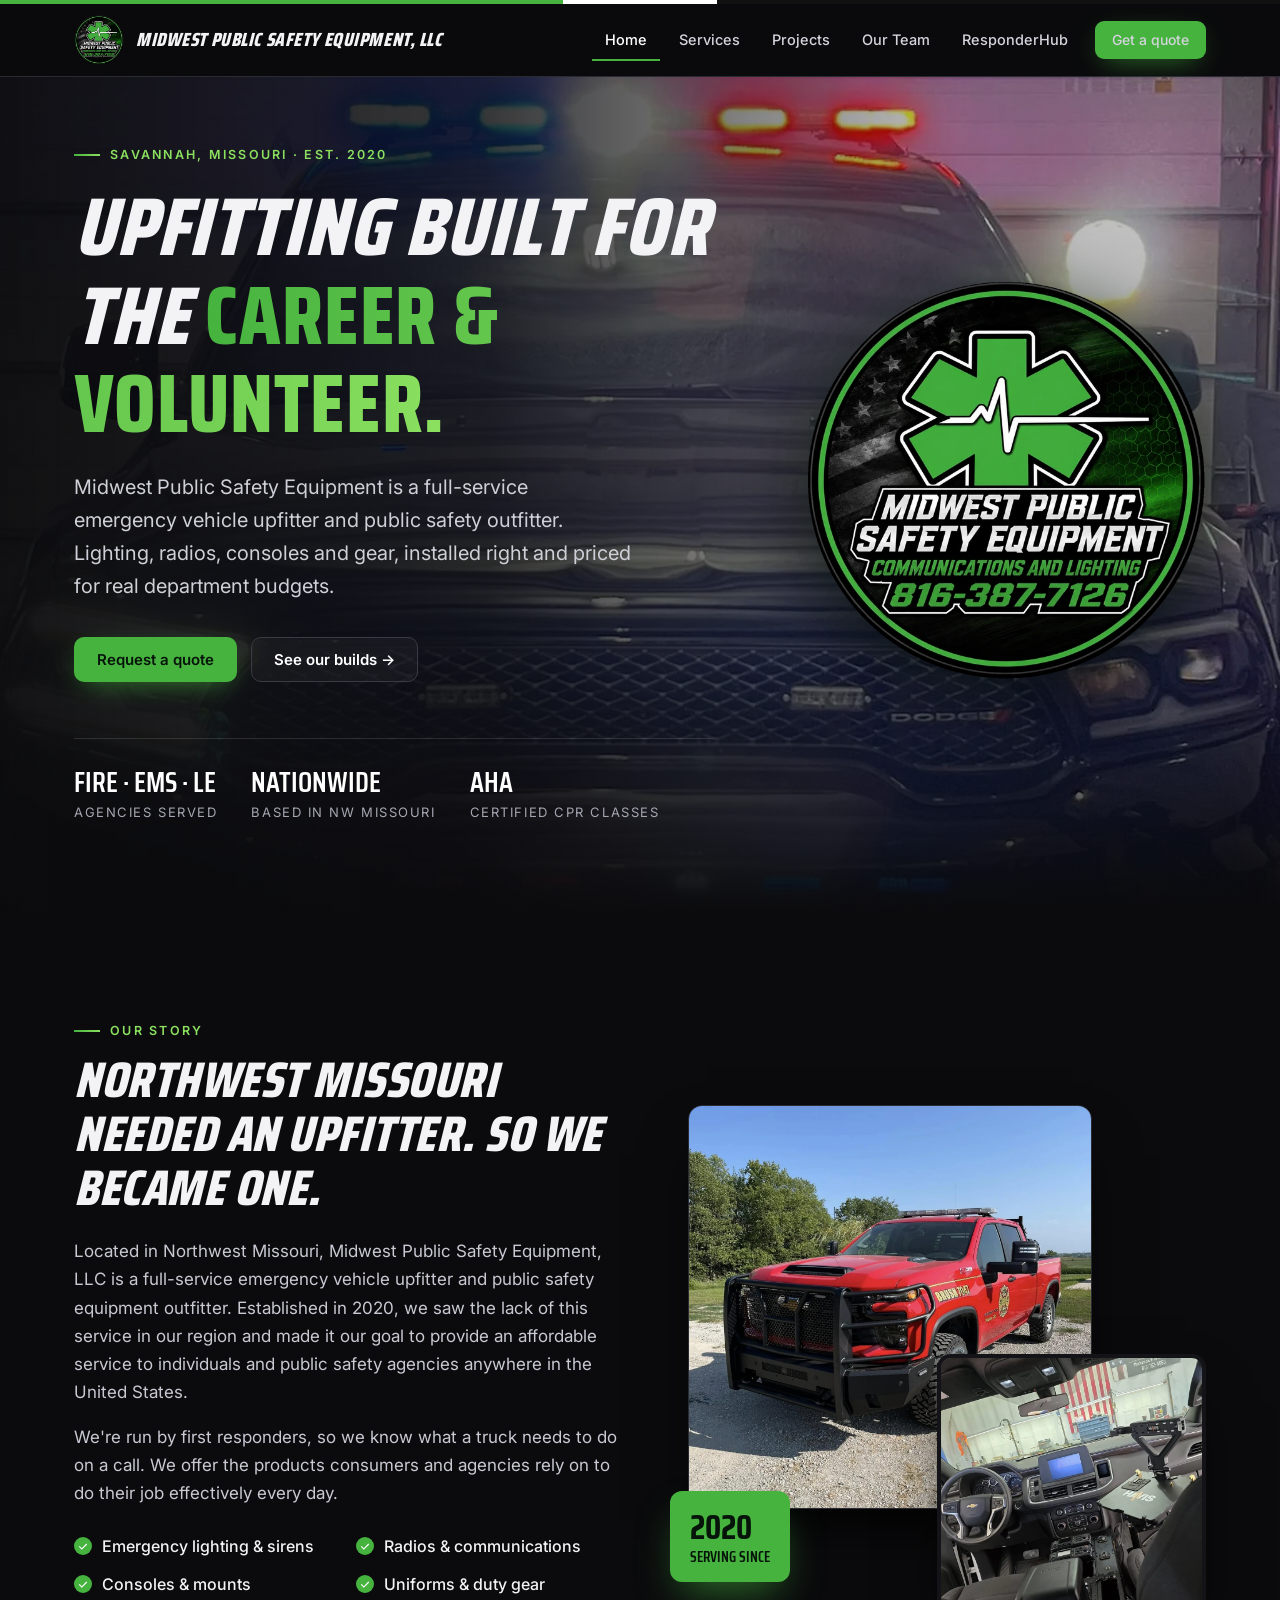
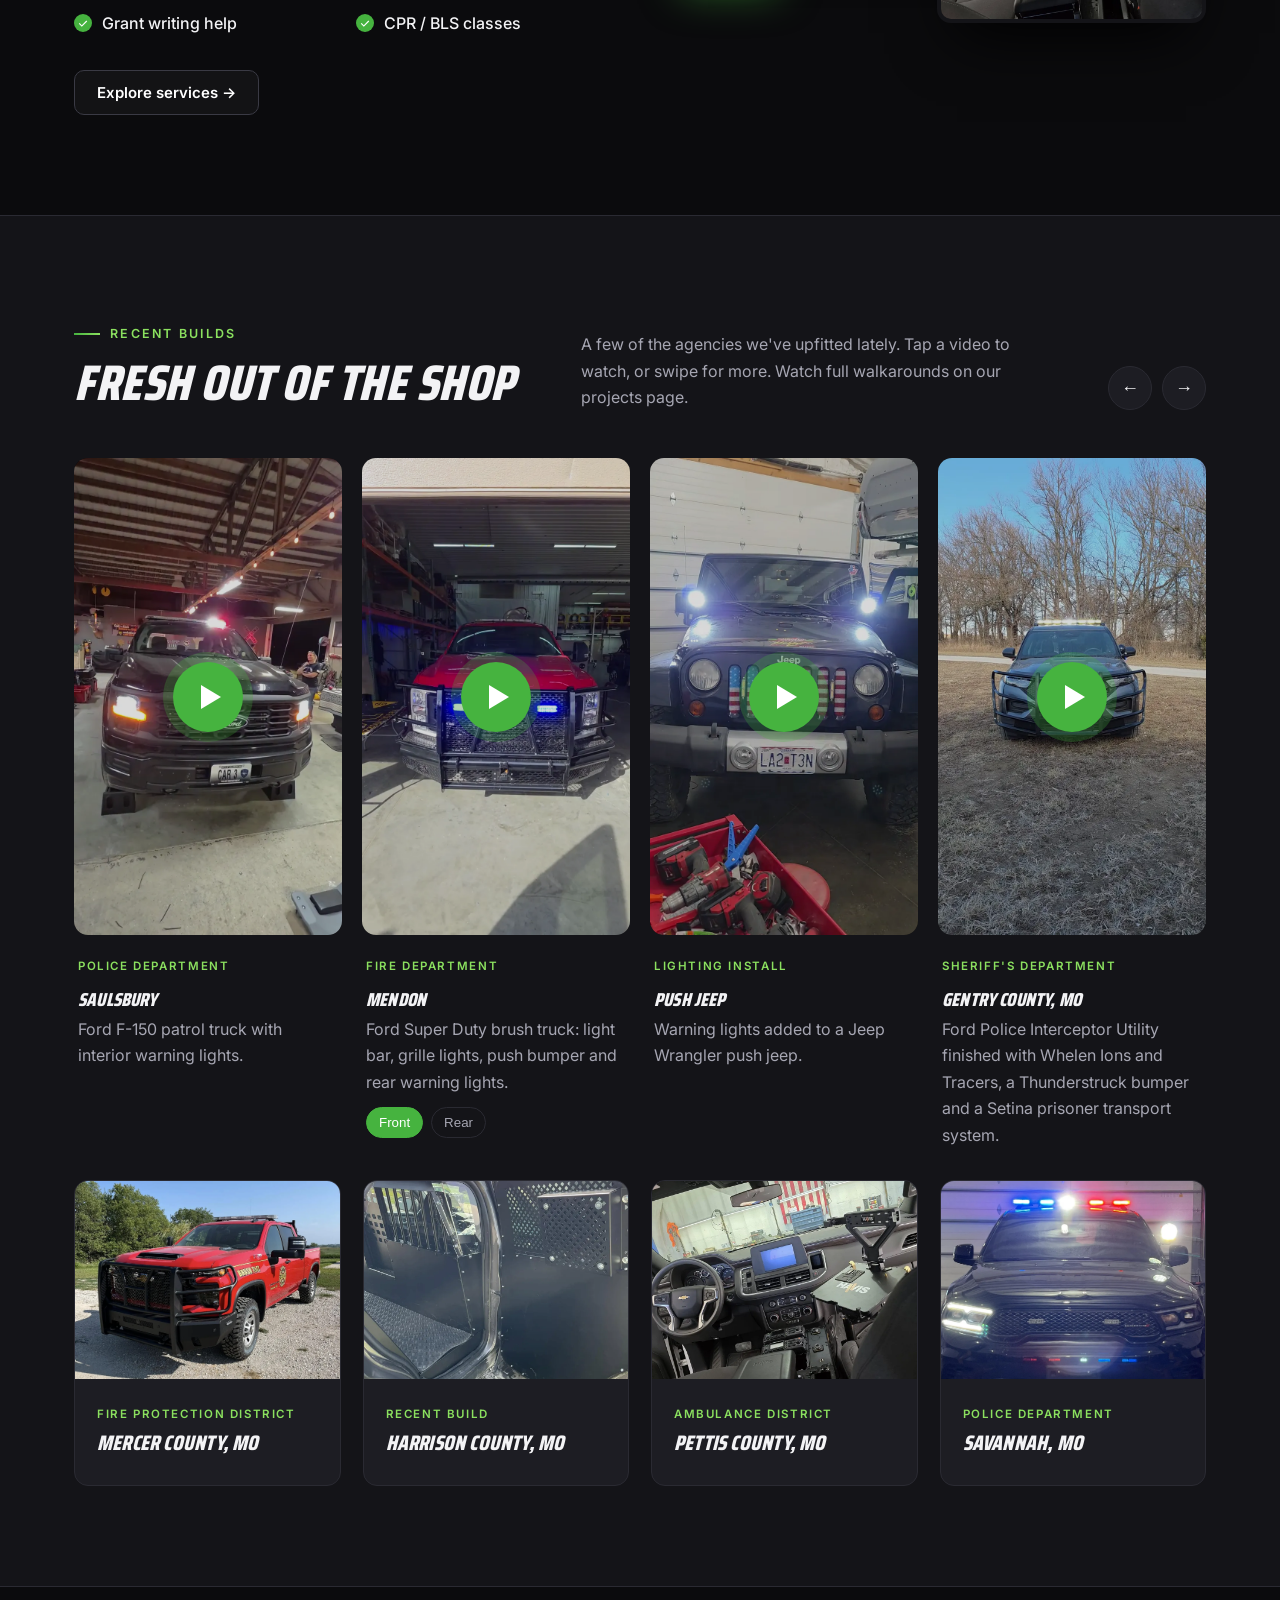
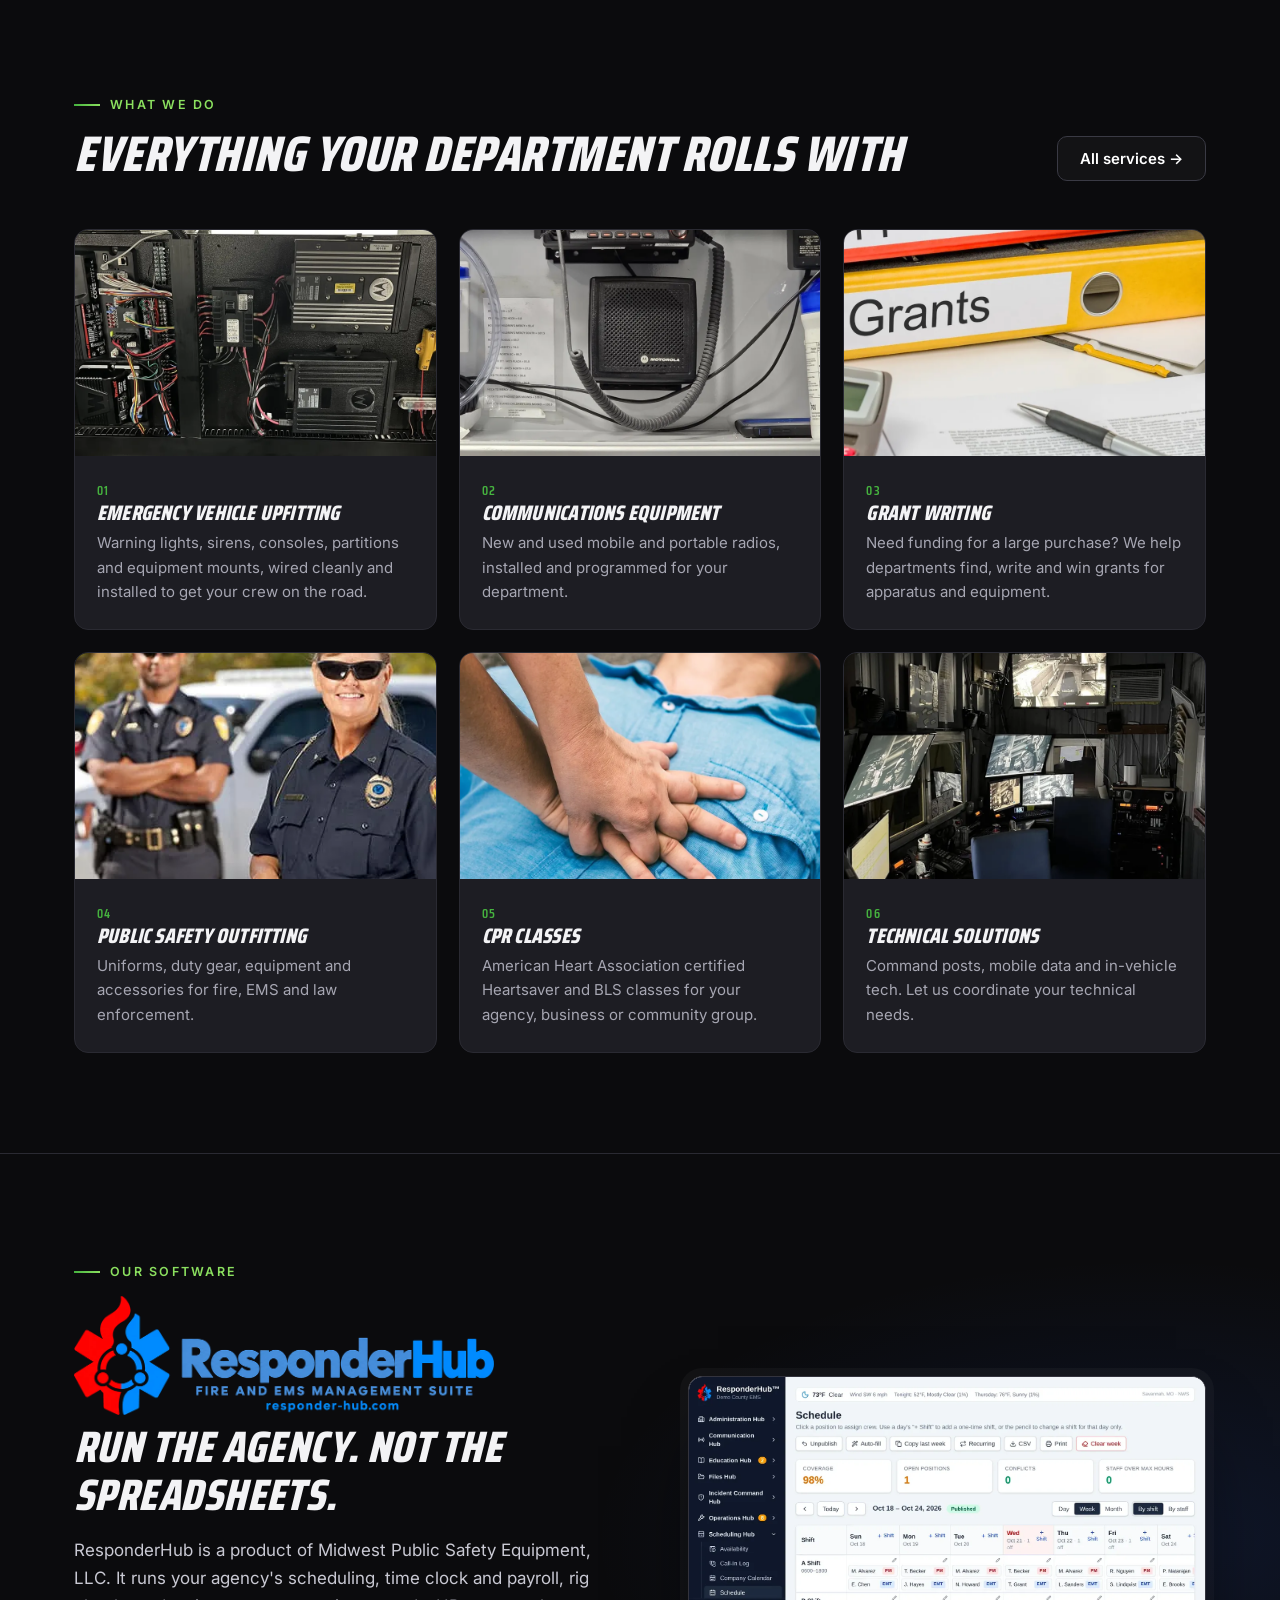
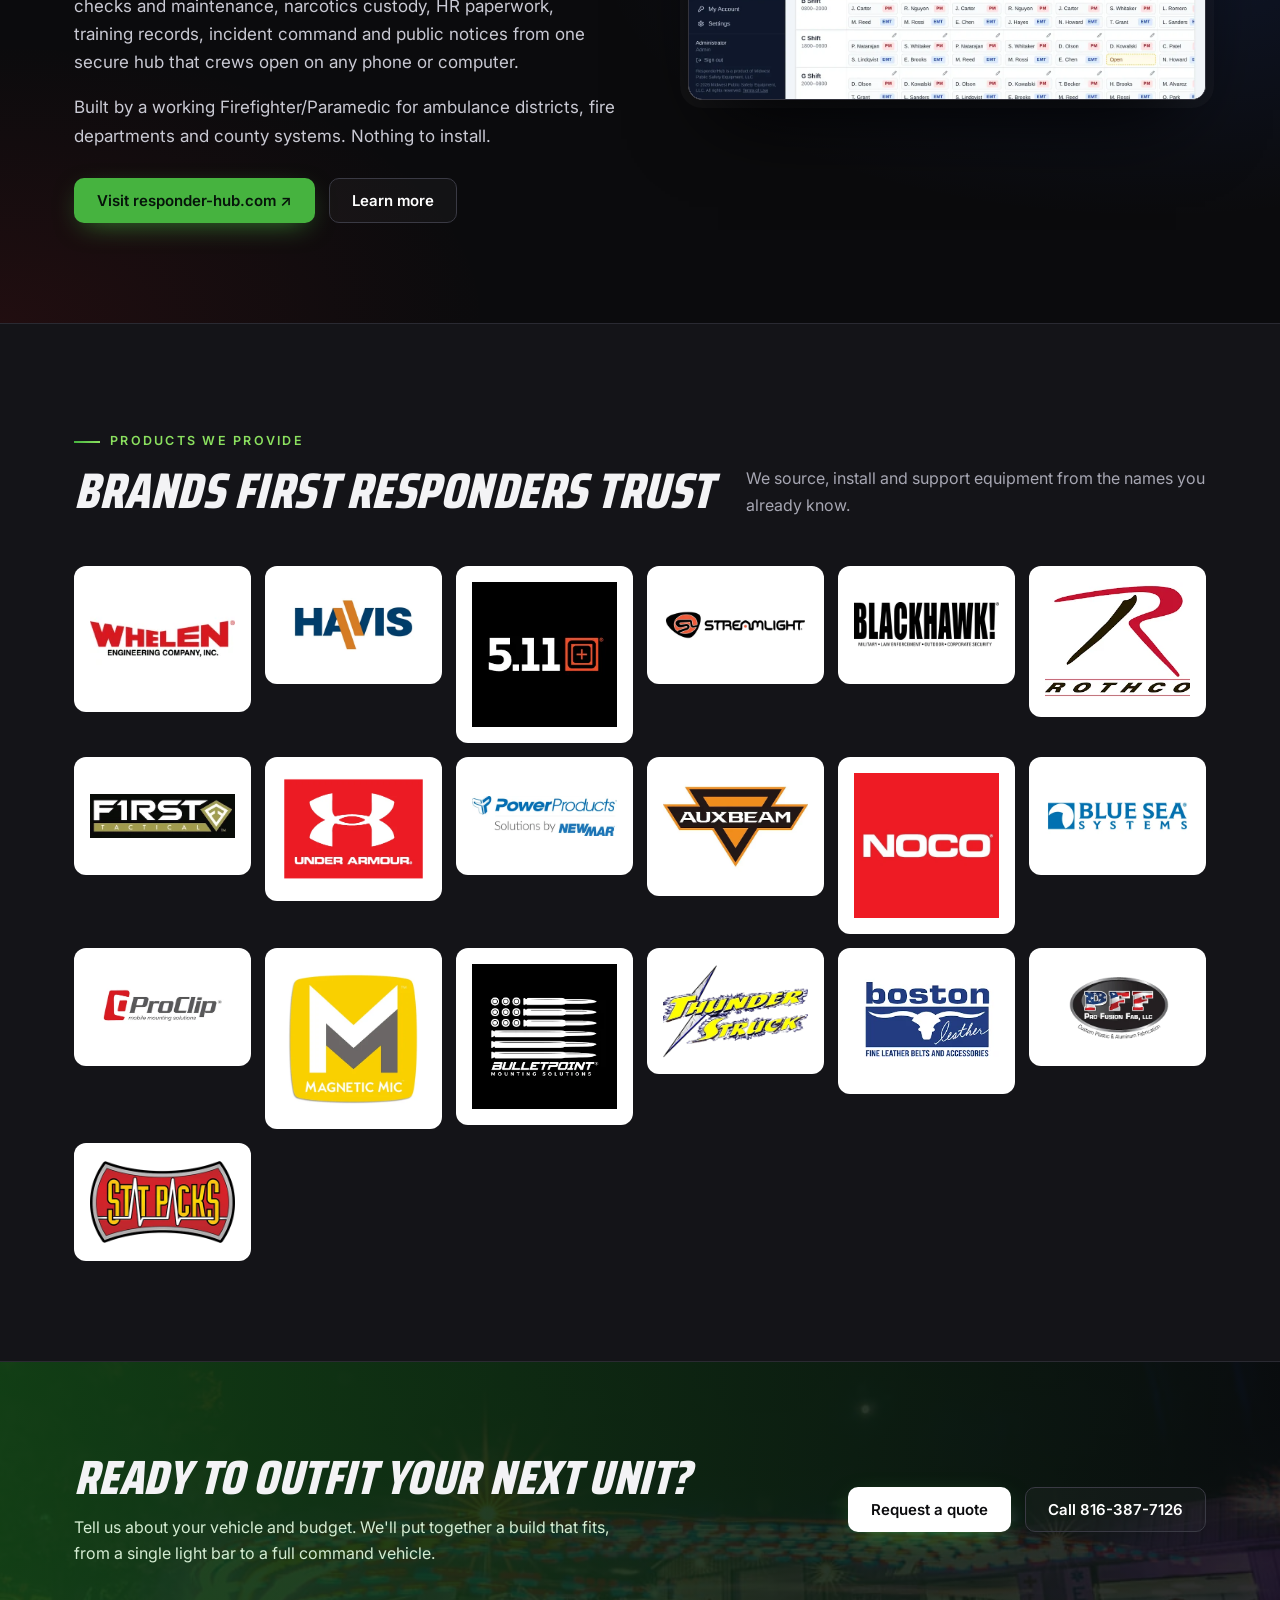
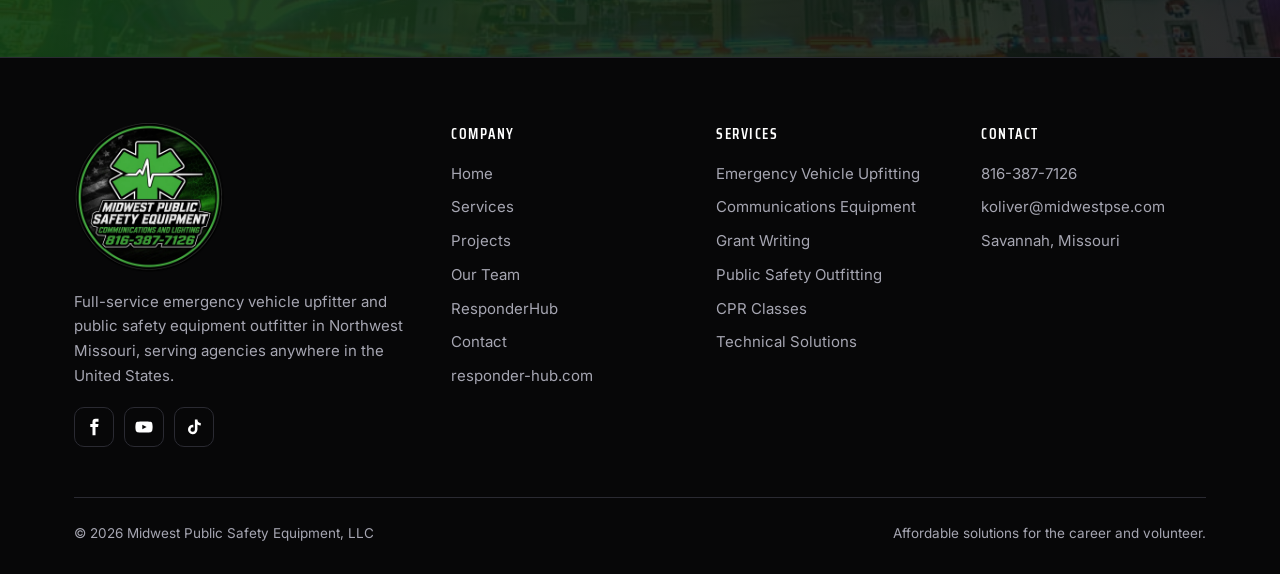
<file: index.html>
<!doctype html>
<html lang="en"><head><meta charset="utf-8"><meta name="viewport" content="width=device-width,initial-scale=1">
<title>Midwest Public Safety Equipment | Emergency Vehicle Upfitting – Savannah, MO</title><meta name="description" content="Full-service emergency vehicle upfitter and public safety equipment outfitter in Northwest Missouri. Lighting, radios, consoles, outfitting, grants and CPR classes.">
<meta property="og:title" content="Midwest Public Safety Equipment | Emergency Vehicle Upfitting – Savannah, MO"><meta property="og:description" content="Full-service emergency vehicle upfitter and public safety equipment outfitter in Northwest Missouri. Lighting, radios, consoles, outfitting, grants and CPR classes."><meta property="og:image" content="https://www.midwestpse.com/assets/logo.png">
<meta name="theme-color" content="#0b0b0d"><link rel="icon" href="/assets/favicon.png" type="image/png"><link rel="apple-touch-icon" href="/assets/apple-touch-icon.png">
<link rel="preconnect" href="https://fonts.googleapis.com"><link rel="preconnect" href="https://fonts.gstatic.com" crossorigin>
<link href="https://fonts.googleapis.com/css2?family=Inter:wght@400;500;600&family=Saira+Condensed:ital,wght@0,600;0,800;1,700;1,800&display=swap" rel="stylesheet">
<link rel="stylesheet" href="/assets/site.css">
<script type="application/ld+json">{"@context":"https://schema.org","@type":"LocalBusiness","name":"Midwest Public Safety Equipment, LLC","url":"https://www.midwestpse.com","telephone":"+1-816-387-7126","email":"koliver@midwestpse.com","foundingDate":"2020","address":{"@type":"PostalAddress","addressLocality":"Savannah","addressRegion":"MO","addressCountry":"US"},"sameAs":["https://facebook.com/midwestpse","https://www.youtube.com/@MidwestPSE","https://www.tiktok.com/@heavyrescue20"]}</script>
</head><body>
<div class="lightbar"></div>
<header class="hdr"><div class="wrap">
<a class="brand" href="/" aria-label="Midwest Public Safety Equipment home"><img src="/assets/img/logo-sm.webp" alt="" width="50" height="50"><b>Midwest Public Safety Equipment, LLC</b></a>
<button class="menu-btn" aria-label="Menu" aria-expanded="false"><svg width="22" height="22" viewBox="0 0 24 24" fill="currentColor"><path d="M3 6h18v2H3zm0 5h18v2H3zm0 5h18v2H3z"/></svg></button>
<nav class="nav"><a href="/" aria-current="page">Home</a><a href="/services/">Services</a><a href="/completed-projects/">Projects</a><a href="/our-team/">Our Team</a><a href="/responderhub/">ResponderHub</a><a class="btn btn-red" href="/contact/">Get a quote</a></nav>
</div></header>
<main>
<section class="hero"><img src="/assets/img/build-savannah.webp" alt="Savannah, MO police vehicle with Whelen emergency lighting" fetchpriority="high">
<div class="wrap"><div><span class="eyebrow">Savannah, Missouri &middot; Est. 2020</span>
<h1>Upfitting built for the <em>career &amp; volunteer.</em></h1>
<p class="lead">Midwest Public Safety Equipment is a full-service emergency vehicle upfitter and public safety outfitter. Lighting, radios, consoles and gear, installed right and priced for real department budgets.</p>
<div class="cta-row"><a class="btn btn-red" href="/contact/">Request a quote</a><a class="btn btn-ghost" href="/completed-projects/">See our builds &rarr;</a></div>
<div class="hero-meta"><div><b>Fire &middot; EMS &middot; LE</b>Agencies served</div><div><b>Nationwide</b>Based in NW Missouri</div><div><b>AHA</b>Certified CPR classes</div></div>
</div><div class="hero-logo"><img src="/assets/img/logo.webp" alt="Midwest Public Safety Equipment – Communications and Lighting – 816-387-7126" width="400" height="400"></div></div></section>

<section class="s"><div class="wrap split">
<div class="reveal"><span class="eyebrow">Our story</span><h2 class="disp" style="font-size:clamp(32px,4vw,50px);margin:14px 0 22px">Northwest Missouri needed an upfitter. So we became one.</h2>
<p>Located in Northwest Missouri, Midwest Public Safety Equipment, LLC is a full-service emergency vehicle upfitter and public safety equipment outfitter. Established in 2020, we saw the lack of this service in our region and made it our goal to provide an affordable service to individuals and public safety agencies anywhere in the United States.</p>
<p>We're run by first responders, so we know what a truck needs to do on a call. We offer the products consumers and agencies rely on to do their job effectively every day.</p>
<ul class="checks"><li>Emergency lighting &amp; sirens</li><li>Radios &amp; communications</li><li>Consoles &amp; mounts</li><li>Uniforms &amp; duty gear</li><li>Grant writing help</li><li>CPR / BLS classes</li></ul>
<a class="btn btn-ghost" href="/services/">Explore services &rarr;</a></div>
<div class="photo-stack reveal"><img src="/assets/img/build-mercer.webp" alt="Mercer County FPD Silverado build" loading="lazy"><img src="/assets/img/build-pettis.webp" alt="Pettis County Tahoe console build" loading="lazy"><div class="badge-float"><b>2020</b>Serving since</div></div>
</div></section>

<section class="s s-alt"><div class="wrap">
<div class="s-head"><div><span class="eyebrow">Recent builds</span><h2>Fresh out of the shop</h2></div><p>A few of the agencies we've upfitted lately. Tap a video to watch, or swipe for more. Watch full walkarounds on our projects page.</p><div class="rb-nav"><button data-dir="-1" aria-label="Previous builds">&larr;</button><button data-dir="1" aria-label="More builds">&rarr;</button></div></div>
<div class="rb"><article class="rb-feat reveal"><button class="vid" data-src="/assets/video/saulsbury-pd.mp4" aria-label="Play video: Saulsbury Police Department Ford F-150"><img src="/assets/img/video-saulsbury.webp" alt="Saulsbury Police Department Ford F-150 with interior warning lights" loading="lazy"><span class="play"><i></i></span></button>
<div class="rb-cap"><span class="tag">Police Department</span><h3>Saulsbury</h3><p>Ford F-150 patrol truck with interior warning lights.</p></div></article>
<article class="rb-feat reveal"><button class="vid" data-src="/assets/video/mendon-fd.mp4" aria-label="Play video: Mendon Fire Department brush truck"><img src="/assets/img/video-mendon.webp" alt="Mendon Fire Department red Ford Super Duty brush truck" loading="lazy"><span class="play"><i></i></span></button>
<div class="rb-cap"><span class="tag">Fire Department</span><h3>Mendon</h3><p>Ford Super Duty brush truck: light bar, grille lights, push bumper and rear warning lights.</p>
<div class="views"><button class="on" data-src="/assets/video/mendon-fd.mp4" data-poster="/assets/img/video-mendon.webp">Front</button><button data-src="/assets/video/mendon-fd-2.mp4" data-poster="/assets/img/video-mendon-2.webp">Rear</button></div></div></article>
<article class="rb-feat reveal"><button class="vid" data-src="/assets/video/push-jeep.mp4" aria-label="Play video: Push Jeep lighting install"><img src="/assets/img/video-push-jeep.webp" alt="Jeep Wrangler push jeep with new warning lights" loading="lazy"><span class="play"><i></i></span></button>
<div class="rb-cap"><span class="tag">Lighting install</span><h3>Push Jeep</h3><p>Warning lights added to a Jeep Wrangler push jeep.</p></div></article>
<article class="rb-feat reveal"><button class="vid" data-src="/assets/video/gentry-so.mp4" aria-label="Play video: Gentry County Sheriff's Department Ford Police Interceptor Utility"><img src="/assets/img/video-gentry.webp" alt="Gentry County Sheriff's Department Ford Police Interceptor Utility build" loading="lazy"><span class="play"><i></i></span></button>
<div class="rb-cap"><span class="tag">Sheriff's Department</span><h3>Gentry County, MO</h3><p>Ford Police Interceptor Utility finished with Whelen Ions and Tracers, a Thunderstruck bumper and a Setina prisoner transport system.</p></div></article>
<article class="rb-feat reveal"><button class="vid" data-src="/assets/video/bethany-pd.mp4" aria-label="Play video: Bethany, MO Police Department Dodge Durango build"><img src="/assets/img/video-bethany.webp" alt="Bethany, MO Police Department Dodge Durango build" loading="lazy"><span class="play"><i></i></span></button>
<div class="rb-cap"><span class="tag">Police Department</span><h3>Bethany, MO</h3><p>Dodge Durango patrol unit. Watch it run through pursuit and park modes.</p></div></article>
<article class="rb-feat reveal"><button class="vid" data-src="/assets/video/griswold-fd.mp4" aria-label="Play video: Griswold, IA Fire Department brush rig"><img src="/assets/img/video-griswold.webp" alt="Griswold, Iowa Fire Department brush rig lighting update" loading="lazy"><span class="play"><i></i></span></button>
<div class="rb-cap"><span class="tag">Fire Department</span><h3>Griswold, IA</h3><p>Brush rig lighting update: old halogens swapped for Whelen.</p></div></article></div>
<div class="grid g4" style="margin-top:24px"><a class="card reveal" href="/completed-projects/"><div class="ph"><img src="/assets/img/build-mercer.webp" alt="Mercer County, MO build" loading="lazy"></div><div class="bd"><span class="tag">Fire Protection District</span><h3>Mercer County, MO</h3></div></a><a class="card reveal" href="/completed-projects/"><div class="ph"><img src="/assets/img/build-harrison.webp" alt="Harrison County, MO build" loading="lazy"></div><div class="bd"><span class="tag">Recent build</span><h3>Harrison County, MO</h3></div></a><a class="card reveal" href="/completed-projects/"><div class="ph"><img src="/assets/img/build-pettis.webp" alt="Pettis County, MO build" loading="lazy"></div><div class="bd"><span class="tag">Ambulance District</span><h3>Pettis County, MO</h3></div></a><a class="card reveal" href="/completed-projects/"><div class="ph"><img src="/assets/img/build-savannah.webp" alt="Savannah, MO build" loading="lazy"></div><div class="bd"><span class="tag">Police Department</span><h3>Savannah, MO</h3></div></a></div>
</div></section>

<section class="s"><div class="wrap">
<div class="s-head"><div><span class="eyebrow">What we do</span><h2>Everything your department rolls with</h2></div><a class="btn btn-ghost" href="/services/">All services &rarr;</a></div>
<div class="grid g3"><a class="card svc reveal" href="/services/#upfitting"><div class="ph"><img src="/assets/img/svc-upfitting.webp" alt="Emergency Vehicle Upfitting" loading="lazy"></div>
<div class="bd"><span class="num">01</span><h3>Emergency Vehicle Upfitting</h3><p>Warning lights, sirens, consoles, partitions and equipment mounts, wired cleanly and installed to get your crew on the road.</p></div></a><a class="card svc reveal" href="/services/#comms"><div class="ph"><img src="/assets/img/svc-comms.webp" alt="Communications Equipment" loading="lazy"></div>
<div class="bd"><span class="num">02</span><h3>Communications Equipment</h3><p>New and used mobile and portable radios, installed and programmed for your department.</p></div></a><a class="card svc reveal" href="/services/#grants"><div class="ph"><img src="/assets/img/svc-grants.webp" alt="Grant Writing" loading="lazy"></div>
<div class="bd"><span class="num">03</span><h3>Grant Writing</h3><p>Need funding for a large purchase? We help departments find, write and win grants for apparatus and equipment.</p></div></a><a class="card svc reveal" href="/services/#outfitting"><div class="ph"><img src="/assets/img/svc-outfitting.webp" alt="Public Safety Outfitting" loading="lazy"></div>
<div class="bd"><span class="num">04</span><h3>Public Safety Outfitting</h3><p>Uniforms, duty gear, equipment and accessories for fire, EMS and law enforcement.</p></div></a><a class="card svc reveal" href="/services/#cpr"><div class="ph"><img src="/assets/img/svc-cpr.webp" alt="CPR Classes" loading="lazy"></div>
<div class="bd"><span class="num">05</span><h3>CPR Classes</h3><p>American Heart Association certified Heartsaver and BLS classes for your agency, business or community group.</p></div></a><a class="card svc reveal" href="/services/#tech"><div class="ph"><img src="/assets/img/svc-tech.webp" alt="Technical Solutions" loading="lazy"></div>
<div class="bd"><span class="num">06</span><h3>Technical Solutions</h3><p>Command posts, mobile data and in-vehicle tech. Let us coordinate your technical needs.</p></div></a></div>
</div></section>

<section class="s rh-band"><div class="wrap split">
<div class="reveal"><span class="eyebrow">Our software</span><img class="rh-logo" src="/assets/rh/logo.webp" alt="ResponderHub – Fire and EMS Management Suite" width="900" height="255" loading="lazy">
<h2 class="disp" style="font-size:clamp(30px,3.6vw,44px);margin:6px 0 18px">Run the agency. Not the spreadsheets.</h2>
<p>ResponderHub is a product of Midwest Public Safety Equipment, LLC. It runs your agency's scheduling, time clock and payroll, rig checks and maintenance, narcotics custody, HR paperwork, training records, incident command and public notices from one secure hub that crews open on any phone or computer.</p>
<p>Built by a working Firefighter/Paramedic for ambulance districts, fire departments and county systems. Nothing to install.</p>
<div class="cta-row" style="margin-top:28px"><a class="btn btn-red" href="https://responder-hub.com" target="_blank" rel="noopener">Visit responder-hub.com &nearr;</a><a class="btn btn-ghost" href="/responderhub/">Learn more</a></div></div>
<div class="reveal"><div class="rh-frame"><img src="/assets/rh/schedule.webp" alt="ResponderHub weekly schedule" loading="lazy"></div></div>
</div></section>
<section class="s s-alt"><div class="wrap">
<div class="s-head"><div><span class="eyebrow">Products we provide</span><h2>Brands first responders trust</h2></div><p>We source, install and support equipment from the names you already know.</p></div>
<div class="brands reveal"><div><img src="/assets/brands/whelen.webp" alt="Whelen" loading="lazy"></div><div><img src="/assets/brands/havis.webp" alt="Havis" loading="lazy"></div><div><img src="/assets/brands/511.webp" alt="5.11 Tactical" loading="lazy"></div><div><img src="/assets/brands/streamlight.webp" alt="Streamlight" loading="lazy"></div><div><img src="/assets/brands/blackhawk.webp" alt="Blackhawk" loading="lazy"></div><div><img src="/assets/brands/rothco.webp" alt="Rothco" loading="lazy"></div><div><img src="/assets/brands/first-tactical.webp" alt="First Tactical" loading="lazy"></div><div><img src="/assets/brands/under-armour.webp" alt="Under Armour" loading="lazy"></div><div><img src="/assets/brands/power-products.webp" alt="Power Products / Newmar" loading="lazy"></div><div><img src="/assets/brands/auxbeam.webp" alt="Auxbeam" loading="lazy"></div><div><img src="/assets/brands/noco.webp" alt="NOCO" loading="lazy"></div><div><img src="/assets/brands/blue-sea.webp" alt="Blue Sea Systems" loading="lazy"></div><div><img src="/assets/brands/proclip.webp" alt="ProClip" loading="lazy"></div><div><img src="/assets/brands/magnetic-mic.webp" alt="Magnetic Mic" loading="lazy"></div><div><img src="/assets/brands/bulletpoint.webp" alt="Bulletpoint Mounting Solutions" loading="lazy"></div><div><img src="/assets/brands/thunderstruck.webp" alt="Thunderstruck" loading="lazy"></div><div><img src="/assets/brands/boston-leather.webp" alt="Boston Leather" loading="lazy"></div><div><img src="/assets/brands/pro-fusion-fab.webp" alt="Pro Fusion Fab" loading="lazy"></div><div><img src="/assets/brands/stat-packs.webp" alt="StatPacks" loading="lazy"></div></div>
</div></section>
<section class="band"><img src="/assets/img/shop-night.webp" alt="" loading="lazy"><div class="wrap reveal">
<div><h2>Ready to outfit your next unit?</h2><p>Tell us about your vehicle and budget. We'll put together a build that fits, from a single light bar to a full command vehicle.</p></div><div class="cta-row"><a class="btn btn-red" href="/contact/">Request a quote</a><a class="btn btn-ghost" href="tel:+18163877126">Call 816-387-7126</a></div></div></section>
</main>
<footer><div class="wrap"><div class="f-grid">
<div><img class="f-logo" src="/assets/img/logo.webp" alt="Midwest Public Safety Equipment – Communications and Lighting" loading="lazy"><p>Full-service emergency vehicle upfitter and public safety equipment outfitter in Northwest Missouri, serving agencies anywhere in the United States.</p>
<div class="socials"><a href="https://facebook.com/midwestpse" aria-label="Facebook" rel="noopener" target="_blank"><svg width="18" height="18" viewBox="0 0 24 24" fill="currentColor"><path d="M14 8V6c0-.9.6-1 1-1h3V1h-4c-3.3 0-4 2.4-4 4v3H7v4h3v11h4V12h3.4l.6-4z"/></svg></a><a href="https://www.youtube.com/@MidwestPSE" aria-label="YouTube" rel="noopener" target="_blank"><svg width="18" height="18" viewBox="0 0 24 24" fill="currentColor"><path d="M23 7.2a3 3 0 0 0-2.1-2.1C19 4.6 12 4.6 12 4.6s-7 0-8.9.5A3 3 0 0 0 1 7.2 31 31 0 0 0 .5 12a31 31 0 0 0 .5 4.8 3 3 0 0 0 2.1 2.1c1.9.5 8.9.5 8.9.5s7 0 8.9-.5a3 3 0 0 0 2.1-2.1 31 31 0 0 0 .5-4.8 31 31 0 0 0-.5-4.8zM9.75 15.02V8.98L15.5 12z"/></svg></a><a href="https://www.tiktok.com/@heavyrescue20" aria-label="TikTok" rel="noopener" target="_blank"><svg width="18" height="18" viewBox="0 0 24 24" fill="currentColor"><path d="M16.6 2h-3.4v13.4a2.9 2.9 0 1 1-2.1-2.8V9.1a6.3 6.3 0 1 0 5.5 6.3V8.6a8 8 0 0 0 4.4 1.4V6.6A4.6 4.6 0 0 1 16.6 2z"/></svg></a></div></div>
<div><h4>Company</h4><ul><li><a href="/">Home</a></li><li><a href="/services/">Services</a></li><li><a href="/completed-projects/">Projects</a></li><li><a href="/our-team/">Our Team</a></li><li><a href="/responderhub/">ResponderHub</a></li><li><a href="/contact/">Contact</a></li><li><a href="https://responder-hub.com" target="_blank" rel="noopener">responder-hub.com</a></li></ul></div>
<div><h4>Services</h4><ul><li><a href="/services/#upfitting">Emergency Vehicle Upfitting</a></li><li><a href="/services/#comms">Communications Equipment</a></li><li><a href="/services/#grants">Grant Writing</a></li><li><a href="/services/#outfitting">Public Safety Outfitting</a></li><li><a href="/services/#cpr">CPR Classes</a></li><li><a href="/services/#tech">Technical Solutions</a></li></ul></div>
<div><h4>Contact</h4><ul><li><a href="tel:+18163877126">816-387-7126</a></li><li><a href="mailto:koliver@midwestpse.com">koliver@midwestpse.com</a></li><li>Savannah, Missouri</li></ul></div>
</div><div class="f-bot"><span>&copy; <span data-year>2025</span> Midwest Public Safety Equipment, LLC</span><span>Affordable solutions for the career and volunteer.</span></div></div></footer>
<script src="/assets/site.js" defer></script>
</body></html>
</file>
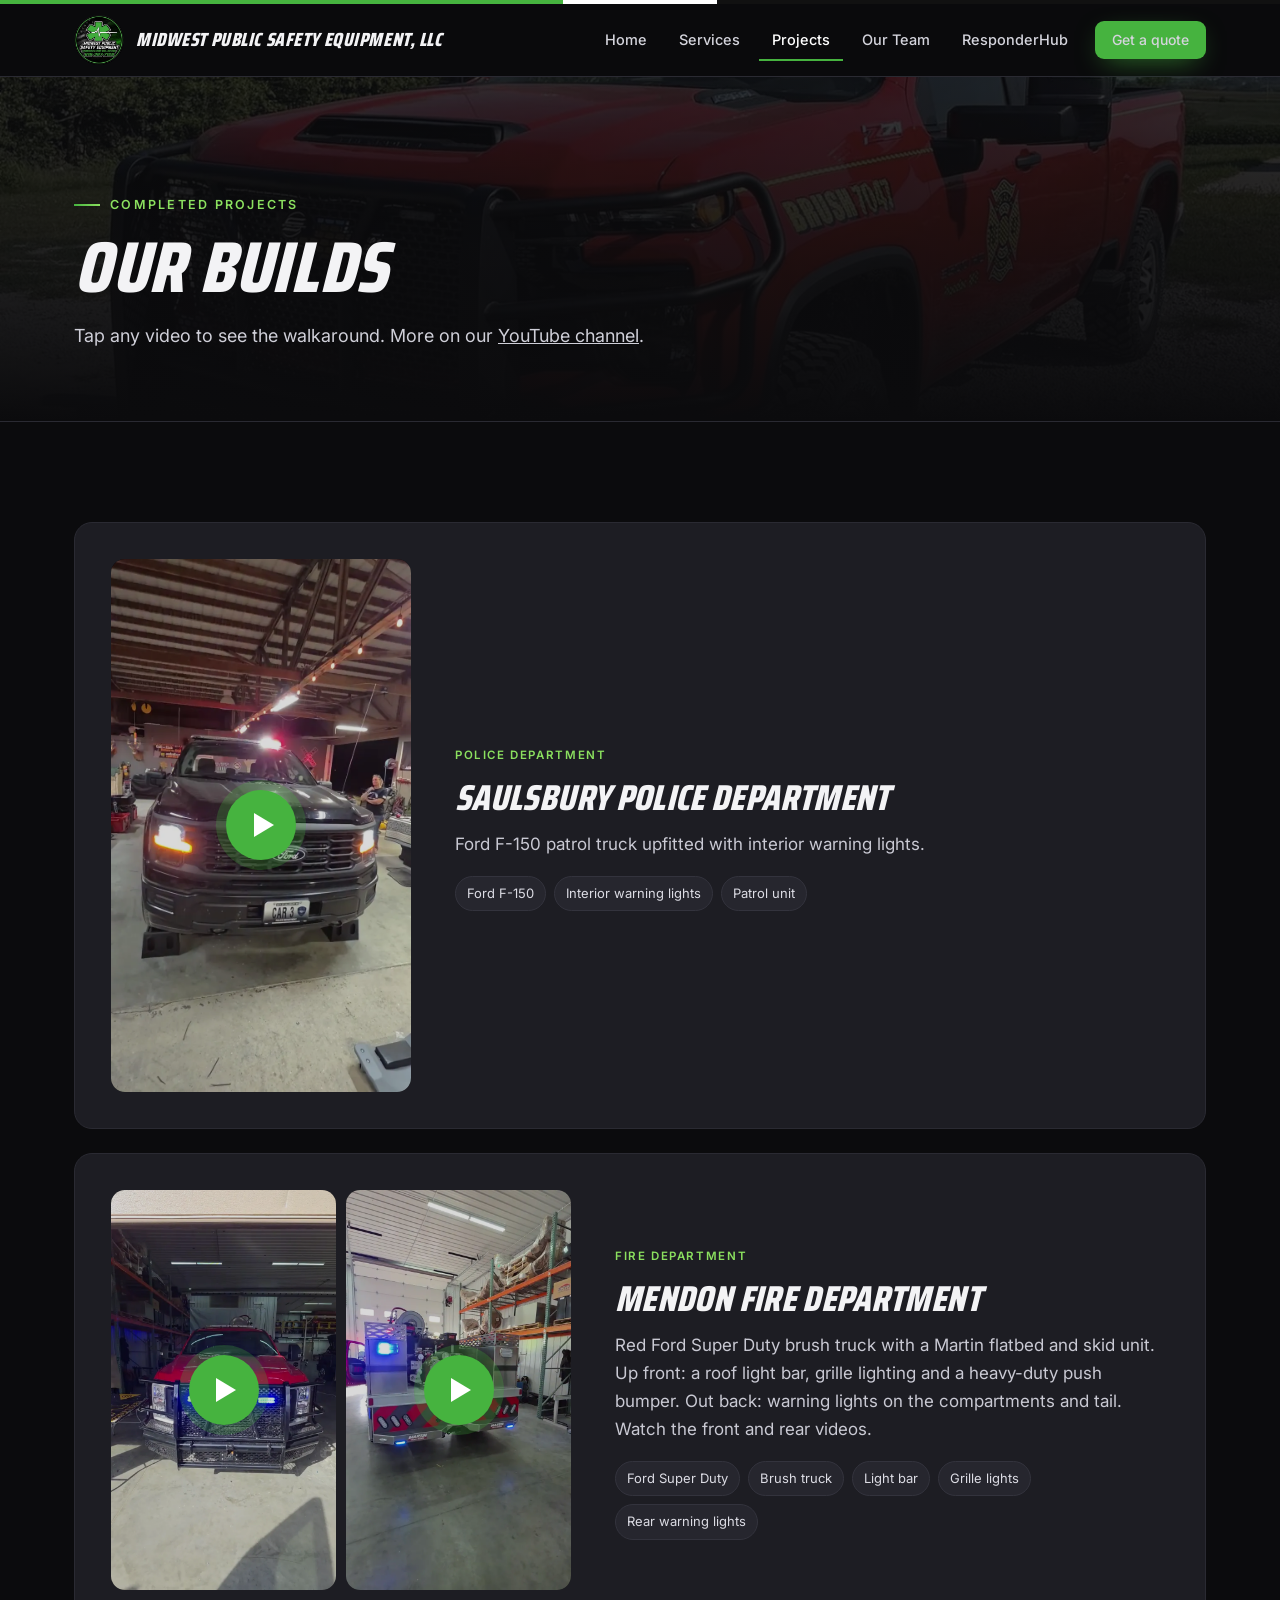
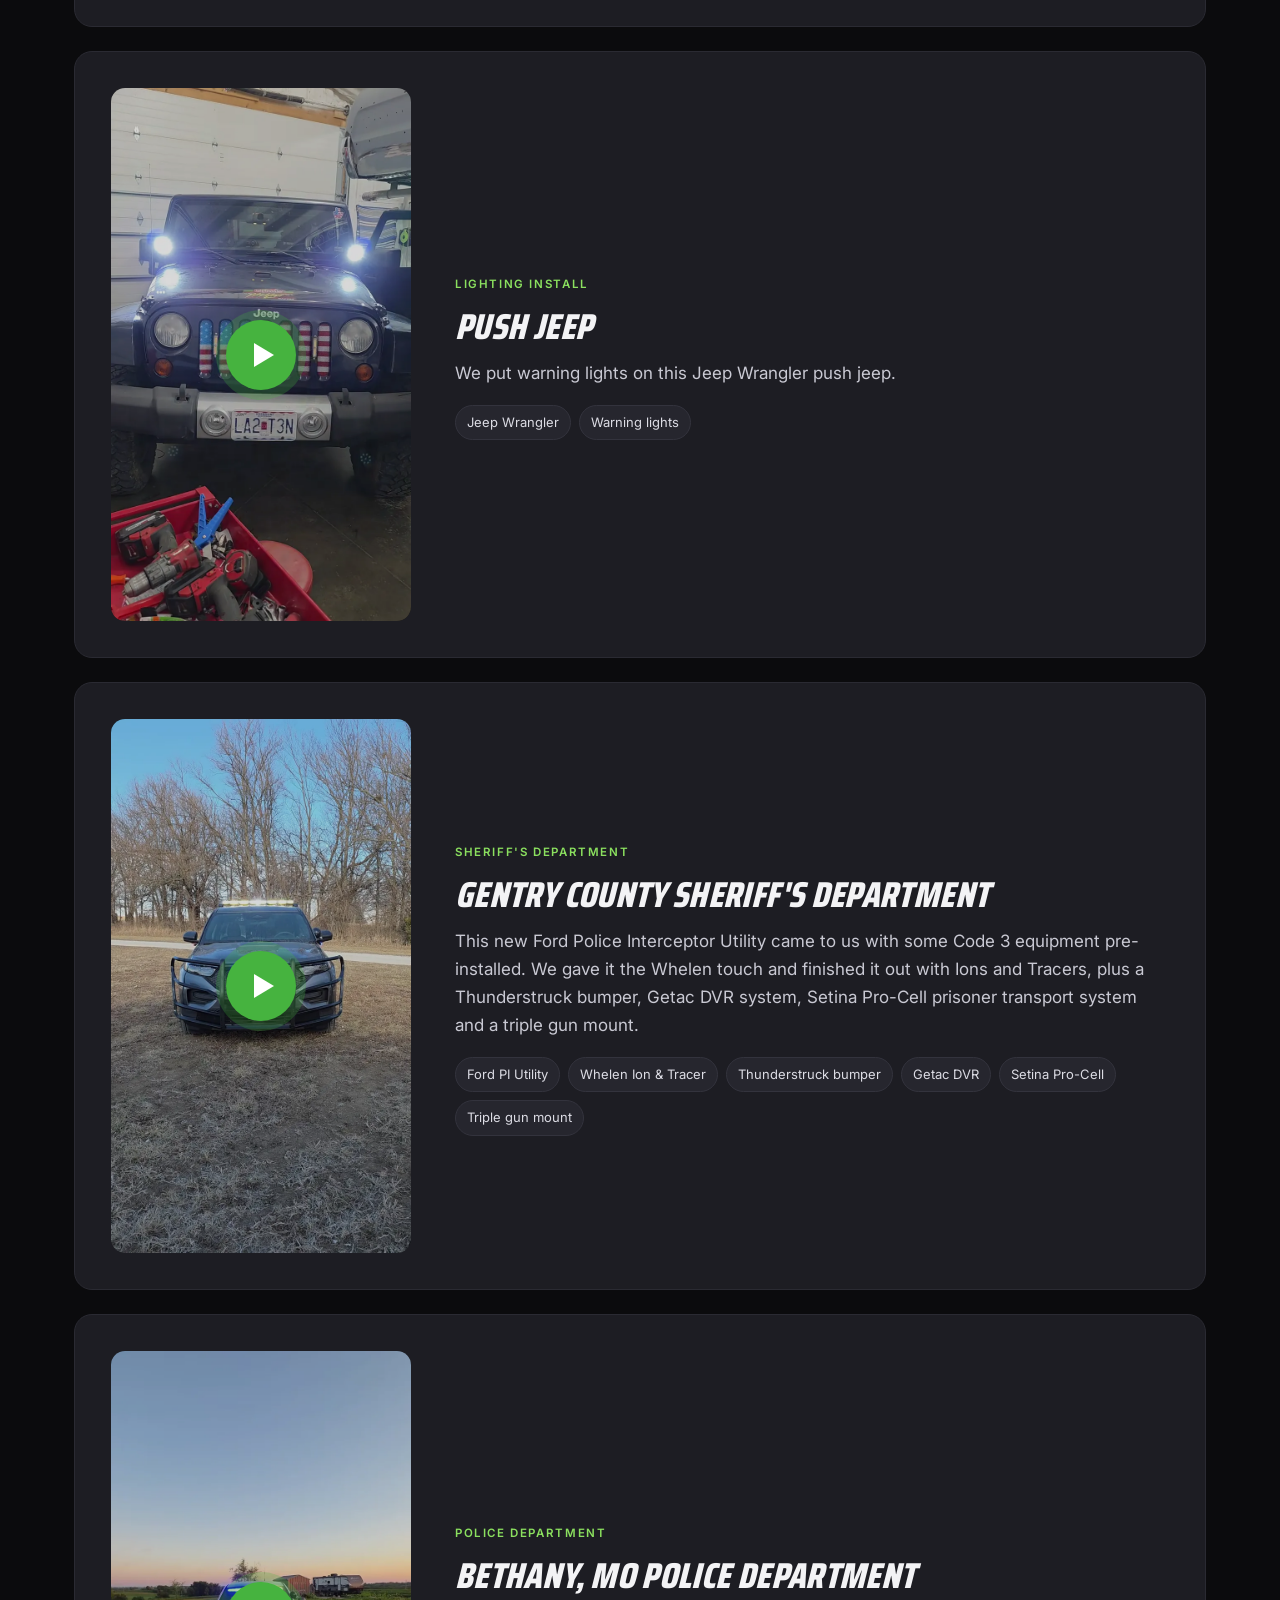
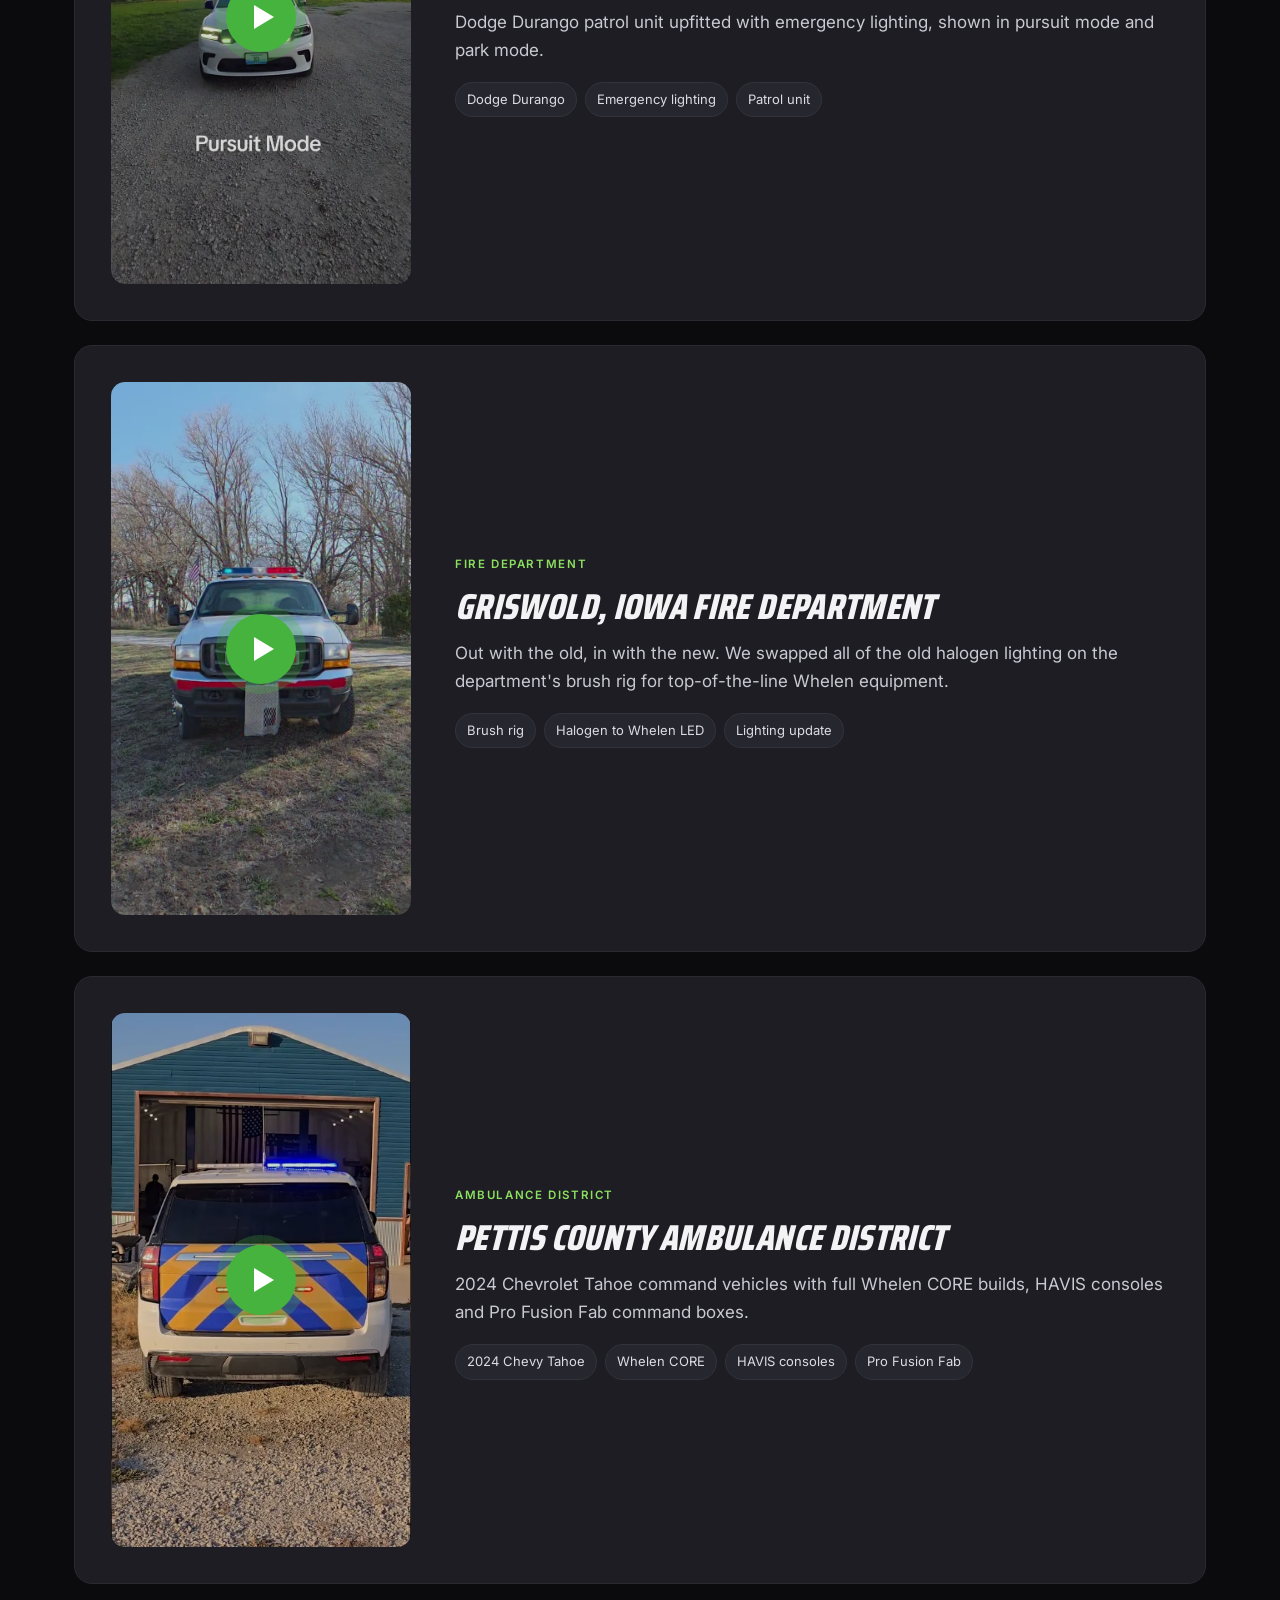
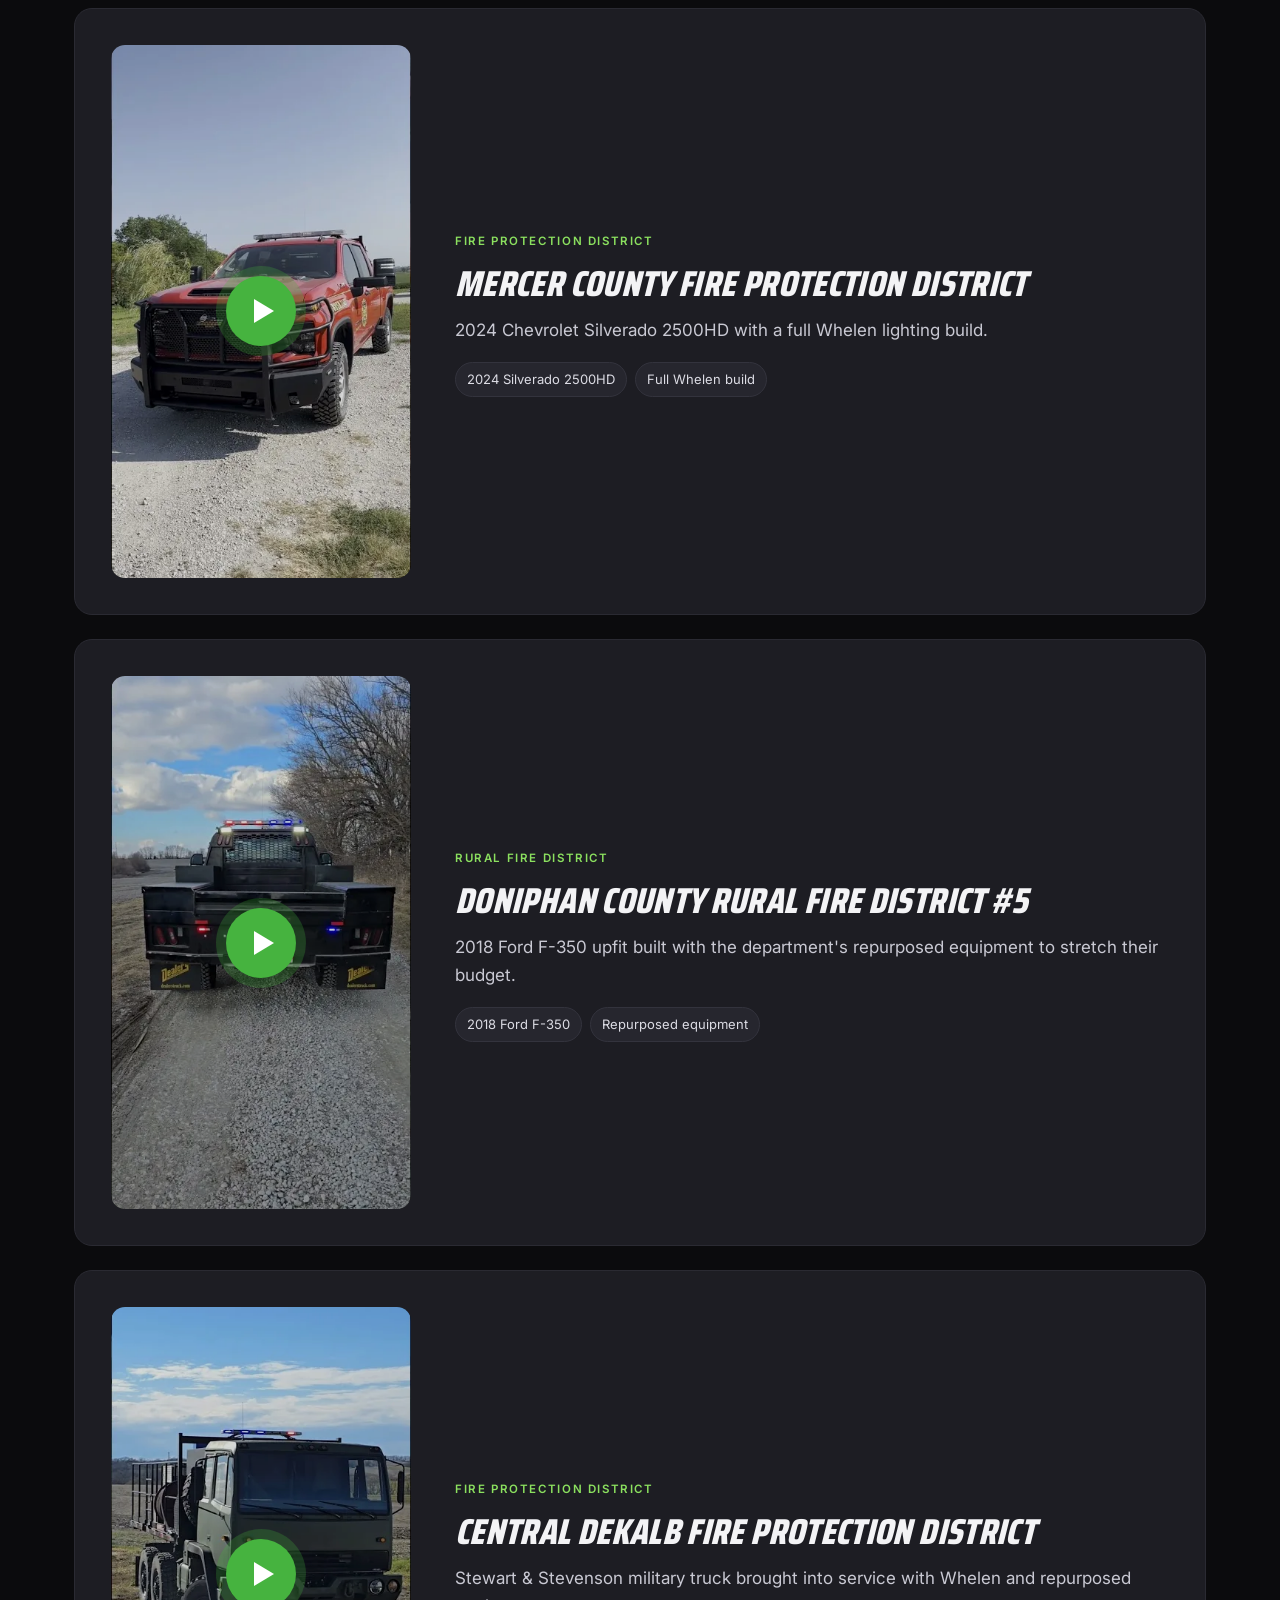
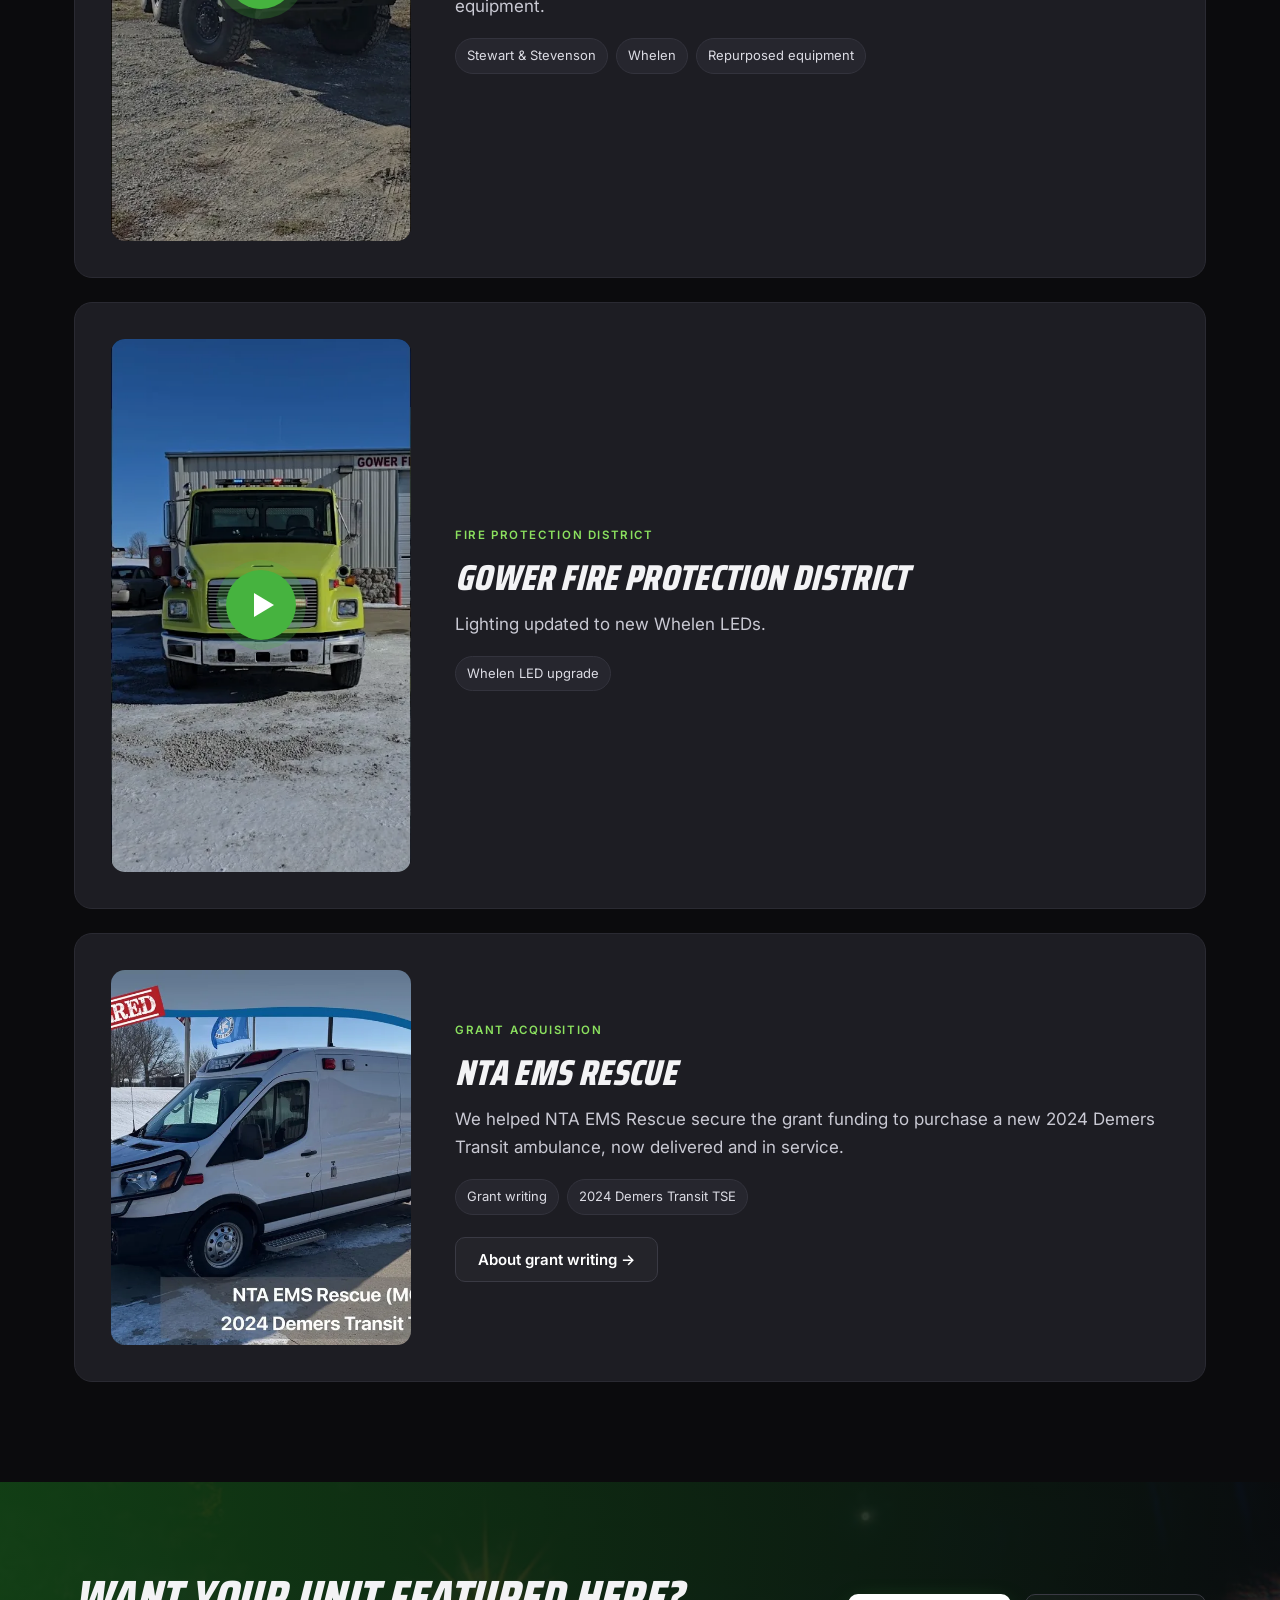
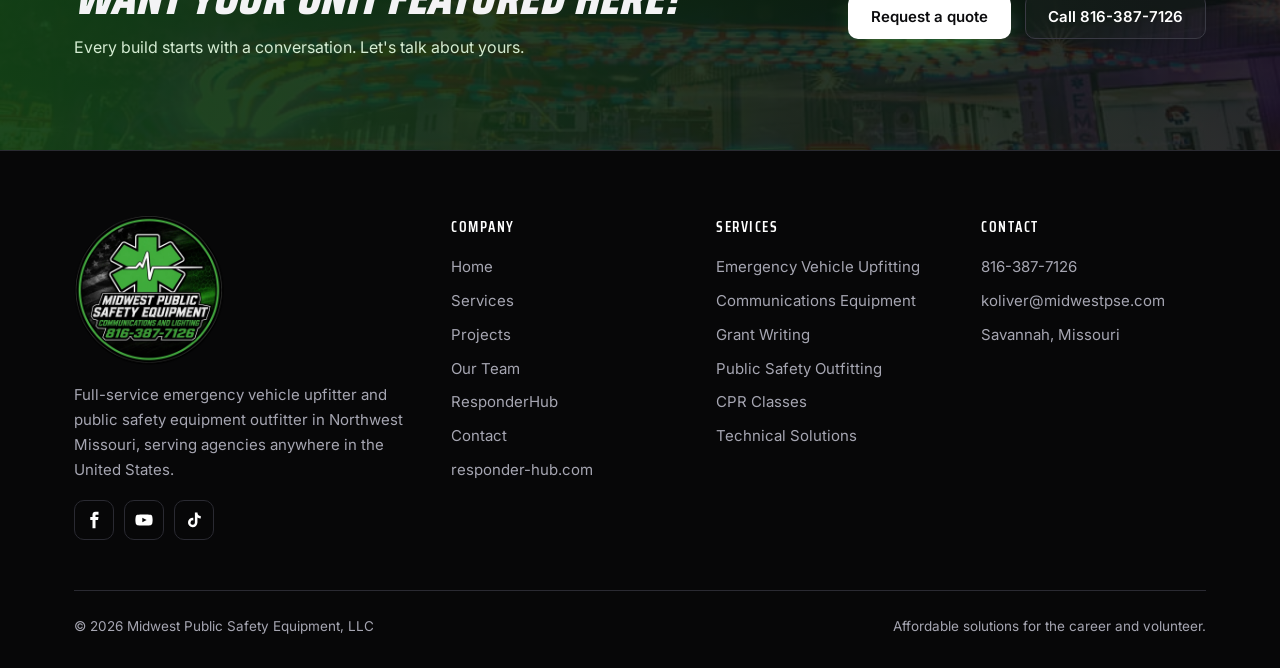
<file: completed-projects/index.html>
<!doctype html>
<html lang="en"><head><meta charset="utf-8"><meta name="viewport" content="width=device-width,initial-scale=1">
<title>Completed Projects | Midwest Public Safety Equipment</title><meta name="description" content="Recent emergency vehicle builds for Saulsbury Police Department, Mendon Fire Department, Gentry County Sheriff's Department, Bethany, MO Police Department, Griswold, IA Fire Department, Pettis County Ambulance District, Mercer County FPD, Doniphan County RFD #5, Central Dekalb FPD and Gower FPD.">
<meta property="og:title" content="Completed Projects | Midwest Public Safety Equipment"><meta property="og:description" content="Recent emergency vehicle builds for Saulsbury Police Department, Mendon Fire Department, Gentry County Sheriff's Department, Bethany, MO Police Department, Griswold, IA Fire Department, Pettis County Ambulance District, Mercer County FPD, Doniphan County RFD #5, Central Dekalb FPD and Gower FPD."><meta property="og:image" content="https://www.midwestpse.com/assets/logo.png">
<meta name="theme-color" content="#0b0b0d"><link rel="icon" href="/assets/favicon.png" type="image/png"><link rel="apple-touch-icon" href="/assets/apple-touch-icon.png">
<link rel="preconnect" href="https://fonts.googleapis.com"><link rel="preconnect" href="https://fonts.gstatic.com" crossorigin>
<link href="https://fonts.googleapis.com/css2?family=Inter:wght@400;500;600&family=Saira+Condensed:ital,wght@0,600;0,800;1,700;1,800&display=swap" rel="stylesheet">
<link rel="stylesheet" href="/assets/site.css">
<script type="application/ld+json">{"@context":"https://schema.org","@type":"LocalBusiness","name":"Midwest Public Safety Equipment, LLC","url":"https://www.midwestpse.com","telephone":"+1-816-387-7126","email":"koliver@midwestpse.com","foundingDate":"2020","address":{"@type":"PostalAddress","addressLocality":"Savannah","addressRegion":"MO","addressCountry":"US"},"sameAs":["https://facebook.com/midwestpse","https://www.youtube.com/@MidwestPSE","https://www.tiktok.com/@heavyrescue20"]}</script>
</head><body>
<div class="lightbar"></div>
<header class="hdr"><div class="wrap">
<a class="brand" href="/" aria-label="Midwest Public Safety Equipment home"><img src="/assets/img/logo-sm.webp" alt="" width="50" height="50"><b>Midwest Public Safety Equipment, LLC</b></a>
<button class="menu-btn" aria-label="Menu" aria-expanded="false"><svg width="22" height="22" viewBox="0 0 24 24" fill="currentColor"><path d="M3 6h18v2H3zm0 5h18v2H3zm0 5h18v2H3z"/></svg></button>
<nav class="nav"><a href="/">Home</a><a href="/services/">Services</a><a href="/completed-projects/" aria-current="page">Projects</a><a href="/our-team/">Our Team</a><a href="/responderhub/">ResponderHub</a><a class="btn btn-red" href="/contact/">Get a quote</a></nav>
</div></header>
<main>
<section class="page-hero"><img src="/assets/img/build-mercer.webp" alt=""><div class="wrap"><span class="eyebrow">Completed projects</span><h1>Our builds</h1>
<p>Tap any video to see the walkaround. More on our <a href="https://www.youtube.com/@MidwestPSE" target="_blank" rel="noopener">YouTube channel</a>.</p></div></section>
<section class="s"><div class="wrap">
<article class="proj reveal"><button class="vid" data-src="/assets/video/saulsbury-pd.mp4" aria-label="Play video: Saulsbury Police Department"><img src="/assets/img/video-saulsbury.webp" alt="Saulsbury Police Department Ford F-150 with interior warning lights" loading="lazy"><span class="play"><i></i></span></button>
<div><span class="tag">Police Department</span><h2>Saulsbury Police Department</h2><p>Ford F-150 patrol truck upfitted with interior warning lights.</p><div class="spec"><span>Ford F-150</span><span>Interior warning lights</span><span>Patrol unit</span></div></div></article>
<article class="proj reveal"><div class="vid-pair"><button class="vid" data-src="/assets/video/mendon-fd.mp4" aria-label="Play video: Mendon Fire Department, front"><img src="/assets/img/video-mendon.webp" alt="Mendon Fire Department brush truck, front" loading="lazy"><span class="play"><i></i></span></button><button class="vid" data-src="/assets/video/mendon-fd-2.mp4" aria-label="Play video: Mendon Fire Department, rear"><img src="/assets/img/video-mendon-2.webp" alt="Mendon Fire Department brush truck, rear skid unit" loading="lazy"><span class="play"><i></i></span></button></div>
<div><span class="tag">Fire Department</span><h2>Mendon Fire Department</h2><p>Red Ford Super Duty brush truck with a Martin flatbed and skid unit. Up front: a roof light bar, grille lighting and a heavy-duty push bumper. Out back: warning lights on the compartments and tail. Watch the front and rear videos.</p><div class="spec"><span>Ford Super Duty</span><span>Brush truck</span><span>Light bar</span><span>Grille lights</span><span>Rear warning lights</span></div></div></article>
<article class="proj reveal"><button class="vid" data-src="/assets/video/push-jeep.mp4" aria-label="Play video: Push Jeep lighting install"><img src="/assets/img/video-push-jeep.webp" alt="Jeep Wrangler push jeep with new warning lights" loading="lazy"><span class="play"><i></i></span></button>
<div><span class="tag">Lighting install</span><h2>Push Jeep</h2><p>We put warning lights on this Jeep Wrangler push jeep.</p><div class="spec"><span>Jeep Wrangler</span><span>Warning lights</span></div></div></article>
<article class="proj reveal"><button class="vid" data-src="/assets/video/gentry-so.mp4" aria-label="Play video: Gentry County Sheriff's Department"><img src="/assets/img/video-gentry.webp" alt="Gentry County Sheriff's Department Ford Police Interceptor Utility build" loading="lazy"><span class="play"><i></i></span></button>
<div><span class="tag">Sheriff's Department</span><h2>Gentry County Sheriff's Department</h2><p>This new Ford Police Interceptor Utility came to us with some Code 3 equipment pre-installed. We gave it the Whelen touch and finished it out with Ions and Tracers, plus a Thunderstruck bumper, Getac DVR system, Setina Pro-Cell prisoner transport system and a triple gun mount.</p><div class="spec"><span>Ford PI Utility</span><span>Whelen Ion &amp; Tracer</span><span>Thunderstruck bumper</span><span>Getac DVR</span><span>Setina Pro-Cell</span><span>Triple gun mount</span></div></div></article>
<article class="proj reveal"><button class="vid" data-src="/assets/video/bethany-pd.mp4" aria-label="Play video: Bethany, MO Police Department"><img src="/assets/img/video-bethany.webp" alt="Bethany, MO Police Department Dodge Durango build" loading="lazy"><span class="play"><i></i></span></button>
<div><span class="tag">Police Department</span><h2>Bethany, MO Police Department</h2><p>Dodge Durango patrol unit upfitted with emergency lighting, shown in pursuit mode and park mode.</p><div class="spec"><span>Dodge Durango</span><span>Emergency lighting</span><span>Patrol unit</span></div></div></article>
<article class="proj reveal"><button class="vid" data-src="/assets/video/griswold-fd.mp4" aria-label="Play video: Griswold, IA Fire Department"><img src="/assets/img/video-griswold.webp" alt="Griswold, Iowa Fire Department brush rig lighting update" loading="lazy"><span class="play"><i></i></span></button>
<div><span class="tag">Fire Department</span><h2>Griswold, Iowa Fire Department</h2><p>Out with the old, in with the new. We swapped all of the old halogen lighting on the department's brush rig for top-of-the-line Whelen equipment.</p><div class="spec"><span>Brush rig</span><span>Halogen to Whelen LED</span><span>Lighting update</span></div></div></article>
<article class="proj reveal"><button class="vid" data-id="STIO7wITv6A" aria-label="Play video: Pettis County Ambulance District"><img src="/assets/img/video-pettis.webp" alt="Pettis County Ambulance District build" loading="lazy"><span class="play"><i></i></span></button>
<div><span class="tag">Ambulance District</span><h2>Pettis County Ambulance District</h2><p>2024 Chevrolet Tahoe command vehicles with full Whelen CORE builds, HAVIS consoles and Pro Fusion Fab command boxes.</p><div class="spec"><span>2024 Chevy Tahoe</span><span>Whelen CORE</span><span>HAVIS consoles</span><span>Pro Fusion Fab</span></div></div></article><article class="proj reveal"><button class="vid" data-id="5Bd8f-iaYnI" aria-label="Play video: Mercer County Fire Protection District"><img src="/assets/img/video-mercer.webp" alt="Mercer County Fire Protection District build" loading="lazy"><span class="play"><i></i></span></button>
<div><span class="tag">Fire Protection District</span><h2>Mercer County Fire Protection District</h2><p>2024 Chevrolet Silverado 2500HD with a full Whelen lighting build.</p><div class="spec"><span>2024 Silverado 2500HD</span><span>Full Whelen build</span></div></div></article><article class="proj reveal"><button class="vid" data-id="PxshODwFmVo" aria-label="Play video: Doniphan County Rural Fire District #5"><img src="/assets/img/video-doniphan.webp" alt="Doniphan County Rural Fire District #5 build" loading="lazy"><span class="play"><i></i></span></button>
<div><span class="tag">Rural Fire District</span><h2>Doniphan County Rural Fire District #5</h2><p>2018 Ford F-350 upfit built with the department's repurposed equipment to stretch their budget.</p><div class="spec"><span>2018 Ford F-350</span><span>Repurposed equipment</span></div></div></article><article class="proj reveal"><button class="vid" data-id="OanifwWUaTk" aria-label="Play video: Central Dekalb Fire Protection District"><img src="/assets/img/video-dekalb.webp" alt="Central Dekalb Fire Protection District build" loading="lazy"><span class="play"><i></i></span></button>
<div><span class="tag">Fire Protection District</span><h2>Central Dekalb Fire Protection District</h2><p>Stewart & Stevenson military truck brought into service with Whelen and repurposed equipment.</p><div class="spec"><span>Stewart & Stevenson</span><span>Whelen</span><span>Repurposed equipment</span></div></div></article><article class="proj reveal"><button class="vid" data-id="CnW66F1nj0g" aria-label="Play video: Gower Fire Protection District"><img src="/assets/img/video-gower.webp" alt="Gower Fire Protection District build" loading="lazy"><span class="play"><i></i></span></button>
<div><span class="tag">Fire Protection District</span><h2>Gower Fire Protection District</h2><p>Lighting updated to new Whelen LEDs.</p><div class="spec"><span>Whelen LED upgrade</span></div></div></article>
<article class="proj reveal"><div class="still"><img src="/assets/img/grant-nta-ems.webp" alt="NTA EMS Rescue 2024 Demers Transit ambulance delivered" loading="lazy"></div>
<div><span class="tag">Grant acquisition</span><h2>NTA EMS Rescue</h2><p>We helped NTA EMS Rescue secure the grant funding to purchase a new 2024 Demers Transit ambulance, now delivered and in service.</p><div class="spec"><span>Grant writing</span><span>2024 Demers Transit TSE</span></div>
<p style="margin-top:22px"><a class="btn btn-ghost" href="/services/#grants">About grant writing &rarr;</a></p></div></article>
</div></section>
<section class="band"><img src="/assets/img/shop-night.webp" alt="" loading="lazy"><div class="wrap reveal">
<div><h2>Want your unit featured here?</h2><p>Every build starts with a conversation. Let's talk about yours.</p></div><div class="cta-row"><a class="btn btn-red" href="/contact/">Request a quote</a><a class="btn btn-ghost" href="tel:+18163877126">Call 816-387-7126</a></div></div></section>
</main>
<footer><div class="wrap"><div class="f-grid">
<div><img class="f-logo" src="/assets/img/logo.webp" alt="Midwest Public Safety Equipment – Communications and Lighting" loading="lazy"><p>Full-service emergency vehicle upfitter and public safety equipment outfitter in Northwest Missouri, serving agencies anywhere in the United States.</p>
<div class="socials"><a href="https://facebook.com/midwestpse" aria-label="Facebook" rel="noopener" target="_blank"><svg width="18" height="18" viewBox="0 0 24 24" fill="currentColor"><path d="M14 8V6c0-.9.6-1 1-1h3V1h-4c-3.3 0-4 2.4-4 4v3H7v4h3v11h4V12h3.4l.6-4z"/></svg></a><a href="https://www.youtube.com/@MidwestPSE" aria-label="YouTube" rel="noopener" target="_blank"><svg width="18" height="18" viewBox="0 0 24 24" fill="currentColor"><path d="M23 7.2a3 3 0 0 0-2.1-2.1C19 4.6 12 4.6 12 4.6s-7 0-8.9.5A3 3 0 0 0 1 7.2 31 31 0 0 0 .5 12a31 31 0 0 0 .5 4.8 3 3 0 0 0 2.1 2.1c1.9.5 8.9.5 8.9.5s7 0 8.9-.5a3 3 0 0 0 2.1-2.1 31 31 0 0 0 .5-4.8 31 31 0 0 0-.5-4.8zM9.75 15.02V8.98L15.5 12z"/></svg></a><a href="https://www.tiktok.com/@heavyrescue20" aria-label="TikTok" rel="noopener" target="_blank"><svg width="18" height="18" viewBox="0 0 24 24" fill="currentColor"><path d="M16.6 2h-3.4v13.4a2.9 2.9 0 1 1-2.1-2.8V9.1a6.3 6.3 0 1 0 5.5 6.3V8.6a8 8 0 0 0 4.4 1.4V6.6A4.6 4.6 0 0 1 16.6 2z"/></svg></a></div></div>
<div><h4>Company</h4><ul><li><a href="/">Home</a></li><li><a href="/services/">Services</a></li><li><a href="/completed-projects/">Projects</a></li><li><a href="/our-team/">Our Team</a></li><li><a href="/responderhub/">ResponderHub</a></li><li><a href="/contact/">Contact</a></li><li><a href="https://responder-hub.com" target="_blank" rel="noopener">responder-hub.com</a></li></ul></div>
<div><h4>Services</h4><ul><li><a href="/services/#upfitting">Emergency Vehicle Upfitting</a></li><li><a href="/services/#comms">Communications Equipment</a></li><li><a href="/services/#grants">Grant Writing</a></li><li><a href="/services/#outfitting">Public Safety Outfitting</a></li><li><a href="/services/#cpr">CPR Classes</a></li><li><a href="/services/#tech">Technical Solutions</a></li></ul></div>
<div><h4>Contact</h4><ul><li><a href="tel:+18163877126">816-387-7126</a></li><li><a href="mailto:koliver@midwestpse.com">koliver@midwestpse.com</a></li><li>Savannah, Missouri</li></ul></div>
</div><div class="f-bot"><span>&copy; <span data-year>2025</span> Midwest Public Safety Equipment, LLC</span><span>Affordable solutions for the career and volunteer.</span></div></div></footer>
<script src="/assets/site.js" defer></script>
</body></html>
</file>
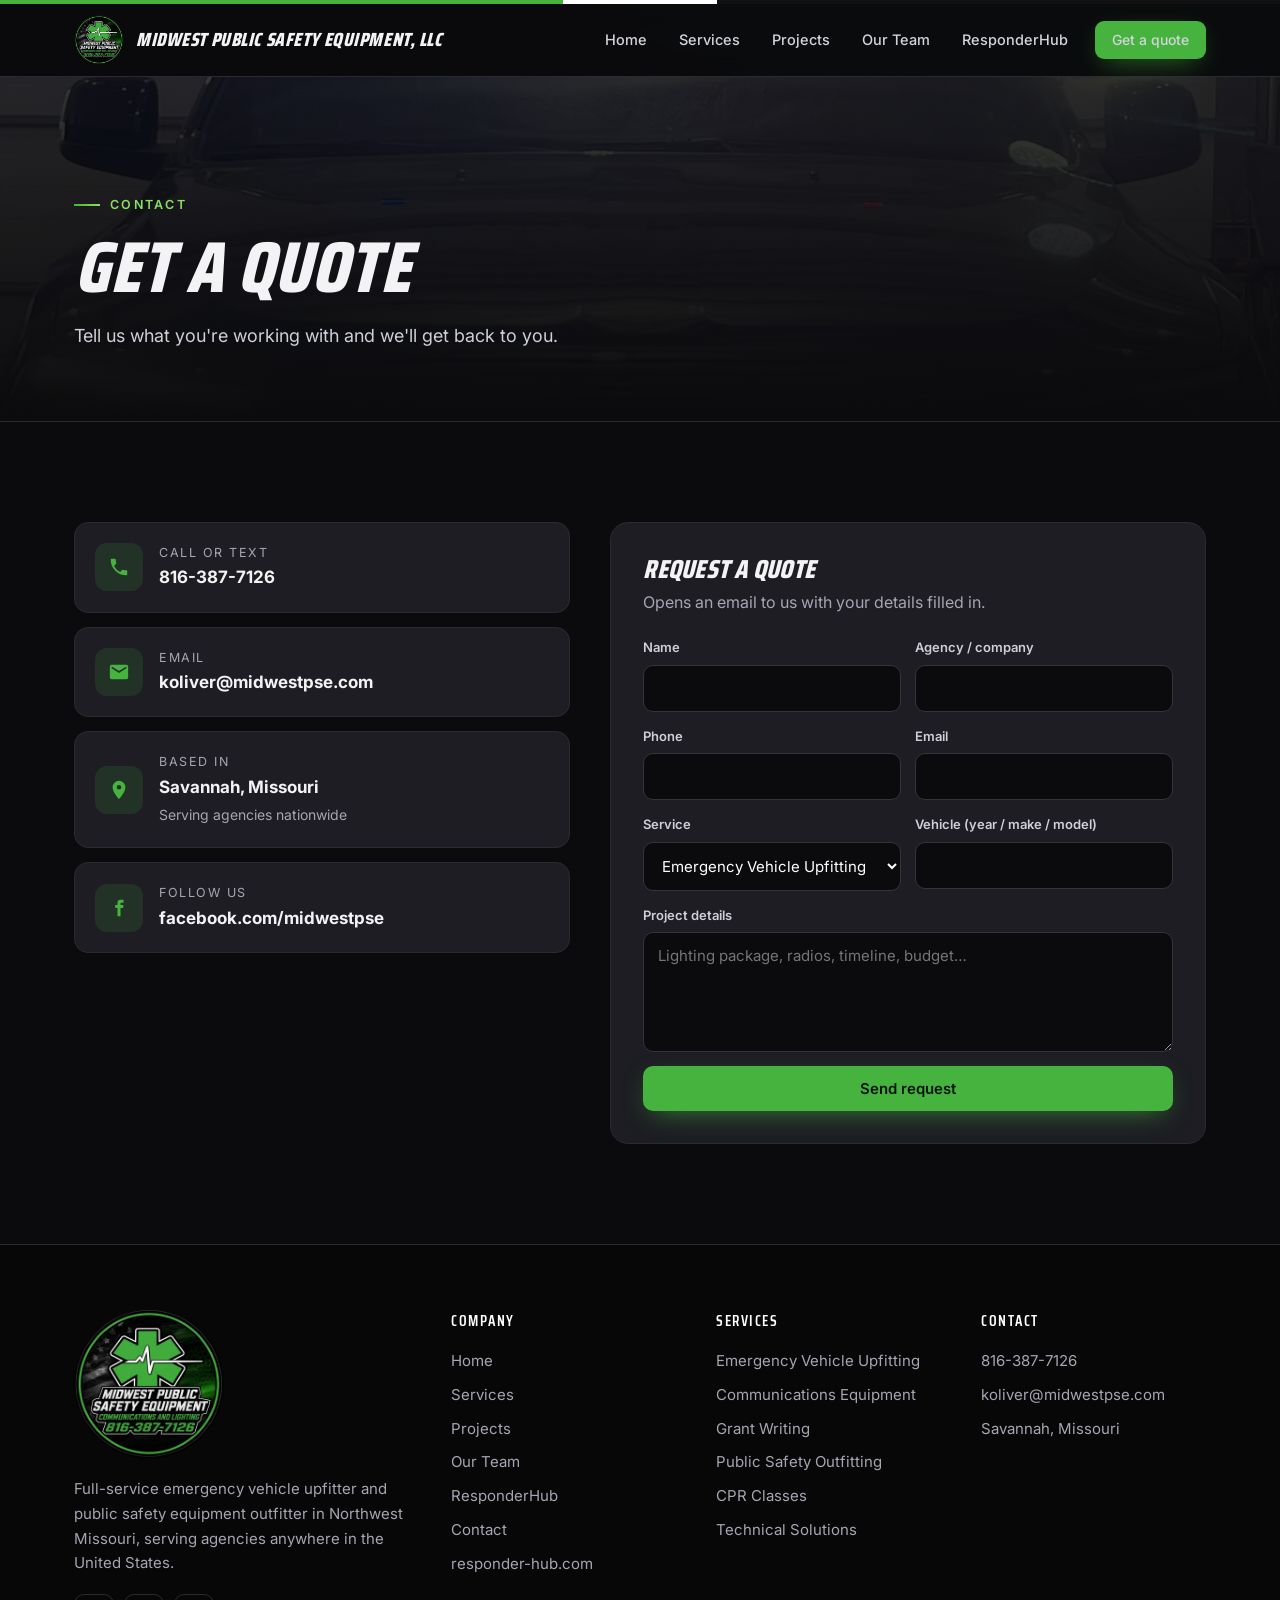
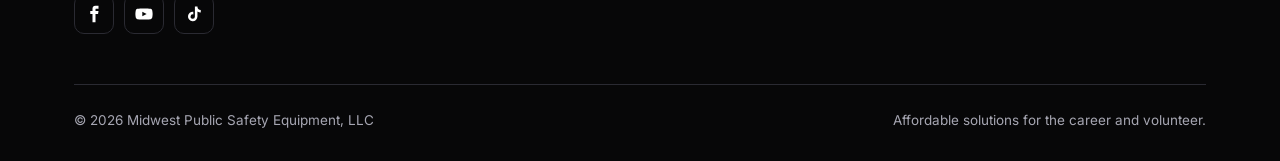
<file: contact/index.html>
<!doctype html>
<html lang="en"><head><meta charset="utf-8"><meta name="viewport" content="width=device-width,initial-scale=1">
<title>Contact | Midwest Public Safety Equipment</title><meta name="description" content="Request a quote for emergency vehicle upfitting, equipment, outfitting or CPR classes. Call 816-387-7126.">
<meta property="og:title" content="Contact | Midwest Public Safety Equipment"><meta property="og:description" content="Request a quote for emergency vehicle upfitting, equipment, outfitting or CPR classes. Call 816-387-7126."><meta property="og:image" content="https://www.midwestpse.com/assets/logo.png">
<meta name="theme-color" content="#0b0b0d"><link rel="icon" href="/assets/favicon.png" type="image/png"><link rel="apple-touch-icon" href="/assets/apple-touch-icon.png">
<link rel="preconnect" href="https://fonts.googleapis.com"><link rel="preconnect" href="https://fonts.gstatic.com" crossorigin>
<link href="https://fonts.googleapis.com/css2?family=Inter:wght@400;500;600&family=Saira+Condensed:ital,wght@0,600;0,800;1,700;1,800&display=swap" rel="stylesheet">
<link rel="stylesheet" href="/assets/site.css">
<script type="application/ld+json">{"@context":"https://schema.org","@type":"LocalBusiness","name":"Midwest Public Safety Equipment, LLC","url":"https://www.midwestpse.com","telephone":"+1-816-387-7126","email":"koliver@midwestpse.com","foundingDate":"2020","address":{"@type":"PostalAddress","addressLocality":"Savannah","addressRegion":"MO","addressCountry":"US"},"sameAs":["https://facebook.com/midwestpse","https://www.youtube.com/@MidwestPSE","https://www.tiktok.com/@heavyrescue20"]}</script>
</head><body>
<div class="lightbar"></div>
<header class="hdr"><div class="wrap">
<a class="brand" href="/" aria-label="Midwest Public Safety Equipment home"><img src="/assets/img/logo-sm.webp" alt="" width="50" height="50"><b>Midwest Public Safety Equipment, LLC</b></a>
<button class="menu-btn" aria-label="Menu" aria-expanded="false"><svg width="22" height="22" viewBox="0 0 24 24" fill="currentColor"><path d="M3 6h18v2H3zm0 5h18v2H3zm0 5h18v2H3z"/></svg></button>
<nav class="nav"><a href="/">Home</a><a href="/services/">Services</a><a href="/completed-projects/">Projects</a><a href="/our-team/">Our Team</a><a href="/responderhub/">ResponderHub</a><a class="btn btn-red" href="/contact/">Get a quote</a></nav>
</div></header>
<main>
<section class="page-hero"><img src="/assets/img/build-savannah.webp" alt=""><div class="wrap"><span class="eyebrow">Contact</span><h1>Get a quote</h1>
<p>Tell us what you're working with and we'll get back to you.</p></div></section>
<section class="s"><div class="wrap contact-grid">
<div class="reveal">
<a class="c-item" href="tel:+18163877126"><span class="ic"><svg width="22" height="22" viewBox="0 0 24 24" fill="currentColor"><path d="M6.6 10.8a15.1 15.1 0 0 0 6.6 6.6l2.2-2.2a1 1 0 0 1 1-.25 11.4 11.4 0 0 0 3.6.57 1 1 0 0 1 1 1V20a1 1 0 0 1-1 1A17 17 0 0 1 3 4a1 1 0 0 1 1-1h3.5a1 1 0 0 1 1 1c0 1.25.2 2.45.57 3.57a1 1 0 0 1-.25 1z"/></svg></span><span><small>Call or text</small><b>816-387-7126</b></span></a>
<a class="c-item" href="mailto:koliver@midwestpse.com"><span class="ic"><svg width="22" height="22" viewBox="0 0 24 24" fill="currentColor"><path d="M20 4H4a2 2 0 0 0-2 2v12a2 2 0 0 0 2 2h16a2 2 0 0 0 2-2V6a2 2 0 0 0-2-2zm0 4-8 5-8-5V6l8 5 8-5z"/></svg></span><span><small>Email</small><b>koliver@midwestpse.com</b></span></a>
<div class="c-item"><span class="ic"><svg width="22" height="22" viewBox="0 0 24 24" fill="currentColor"><path d="M12 2a7 7 0 0 0-7 7c0 5.25 7 13 7 13s7-7.75 7-13a7 7 0 0 0-7-7zm0 9.5A2.5 2.5 0 1 1 12 6.5a2.5 2.5 0 0 1 0 5z"/></svg></span><span><small>Based in</small><b>Savannah, Missouri</b><br><span style="color:var(--mut);font-size:14px">Serving agencies nationwide</span></span></div>
<a class="c-item" href="https://facebook.com/midwestpse" target="_blank" rel="noopener"><span class="ic"><svg width="18" height="18" viewBox="0 0 24 24" fill="currentColor"><path d="M14 8V6c0-.9.6-1 1-1h3V1h-4c-3.3 0-4 2.4-4 4v3H7v4h3v11h4V12h3.4l.6-4z"/></svg></span><span><small>Follow us</small><b>facebook.com/midwestpse</b></span></a>
</div>
<form class="quote reveal"><h3>Request a quote</h3><p>Opens an email to us with your details filled in.</p>
<div class="fr"><label>Name<input name="Name" required autocomplete="name"></label><label>Agency / company<input name="Agency"></label></div>
<div class="fr"><label>Phone<input name="Phone" type="tel" autocomplete="tel"></label><label>Email<input name="Email" type="email" autocomplete="email"></label></div>
<div class="fr"><label>Service<select name="Service"><option>Emergency Vehicle Upfitting</option><option>Communications Equipment</option><option>Grant Writing</option><option>Public Safety Outfitting</option><option>CPR Classes</option><option>Technical Solutions</option><option>Vehicle Audio</option><option>Aftermarket Accessories</option><option>Other</option></select></label><label>Vehicle (year / make / model)<input name="Vehicle"></label></div>
<label>Project details<textarea name="message" placeholder="Lighting package, radios, timeline, budget…"></textarea></label>
<button class="btn btn-red" type="submit" style="width:100%">Send request</button></form>
</div></section>
</main>
<footer><div class="wrap"><div class="f-grid">
<div><img class="f-logo" src="/assets/img/logo.webp" alt="Midwest Public Safety Equipment – Communications and Lighting" loading="lazy"><p>Full-service emergency vehicle upfitter and public safety equipment outfitter in Northwest Missouri, serving agencies anywhere in the United States.</p>
<div class="socials"><a href="https://facebook.com/midwestpse" aria-label="Facebook" rel="noopener" target="_blank"><svg width="18" height="18" viewBox="0 0 24 24" fill="currentColor"><path d="M14 8V6c0-.9.6-1 1-1h3V1h-4c-3.3 0-4 2.4-4 4v3H7v4h3v11h4V12h3.4l.6-4z"/></svg></a><a href="https://www.youtube.com/@MidwestPSE" aria-label="YouTube" rel="noopener" target="_blank"><svg width="18" height="18" viewBox="0 0 24 24" fill="currentColor"><path d="M23 7.2a3 3 0 0 0-2.1-2.1C19 4.6 12 4.6 12 4.6s-7 0-8.9.5A3 3 0 0 0 1 7.2 31 31 0 0 0 .5 12a31 31 0 0 0 .5 4.8 3 3 0 0 0 2.1 2.1c1.9.5 8.9.5 8.9.5s7 0 8.9-.5a3 3 0 0 0 2.1-2.1 31 31 0 0 0 .5-4.8 31 31 0 0 0-.5-4.8zM9.75 15.02V8.98L15.5 12z"/></svg></a><a href="https://www.tiktok.com/@heavyrescue20" aria-label="TikTok" rel="noopener" target="_blank"><svg width="18" height="18" viewBox="0 0 24 24" fill="currentColor"><path d="M16.6 2h-3.4v13.4a2.9 2.9 0 1 1-2.1-2.8V9.1a6.3 6.3 0 1 0 5.5 6.3V8.6a8 8 0 0 0 4.4 1.4V6.6A4.6 4.6 0 0 1 16.6 2z"/></svg></a></div></div>
<div><h4>Company</h4><ul><li><a href="/">Home</a></li><li><a href="/services/">Services</a></li><li><a href="/completed-projects/">Projects</a></li><li><a href="/our-team/">Our Team</a></li><li><a href="/responderhub/">ResponderHub</a></li><li><a href="/contact/">Contact</a></li><li><a href="https://responder-hub.com" target="_blank" rel="noopener">responder-hub.com</a></li></ul></div>
<div><h4>Services</h4><ul><li><a href="/services/#upfitting">Emergency Vehicle Upfitting</a></li><li><a href="/services/#comms">Communications Equipment</a></li><li><a href="/services/#grants">Grant Writing</a></li><li><a href="/services/#outfitting">Public Safety Outfitting</a></li><li><a href="/services/#cpr">CPR Classes</a></li><li><a href="/services/#tech">Technical Solutions</a></li></ul></div>
<div><h4>Contact</h4><ul><li><a href="tel:+18163877126">816-387-7126</a></li><li><a href="mailto:koliver@midwestpse.com">koliver@midwestpse.com</a></li><li>Savannah, Missouri</li></ul></div>
</div><div class="f-bot"><span>&copy; <span data-year>2025</span> Midwest Public Safety Equipment, LLC</span><span>Affordable solutions for the career and volunteer.</span></div></div></footer>
<script src="/assets/site.js" defer></script>
</body></html>
</file>
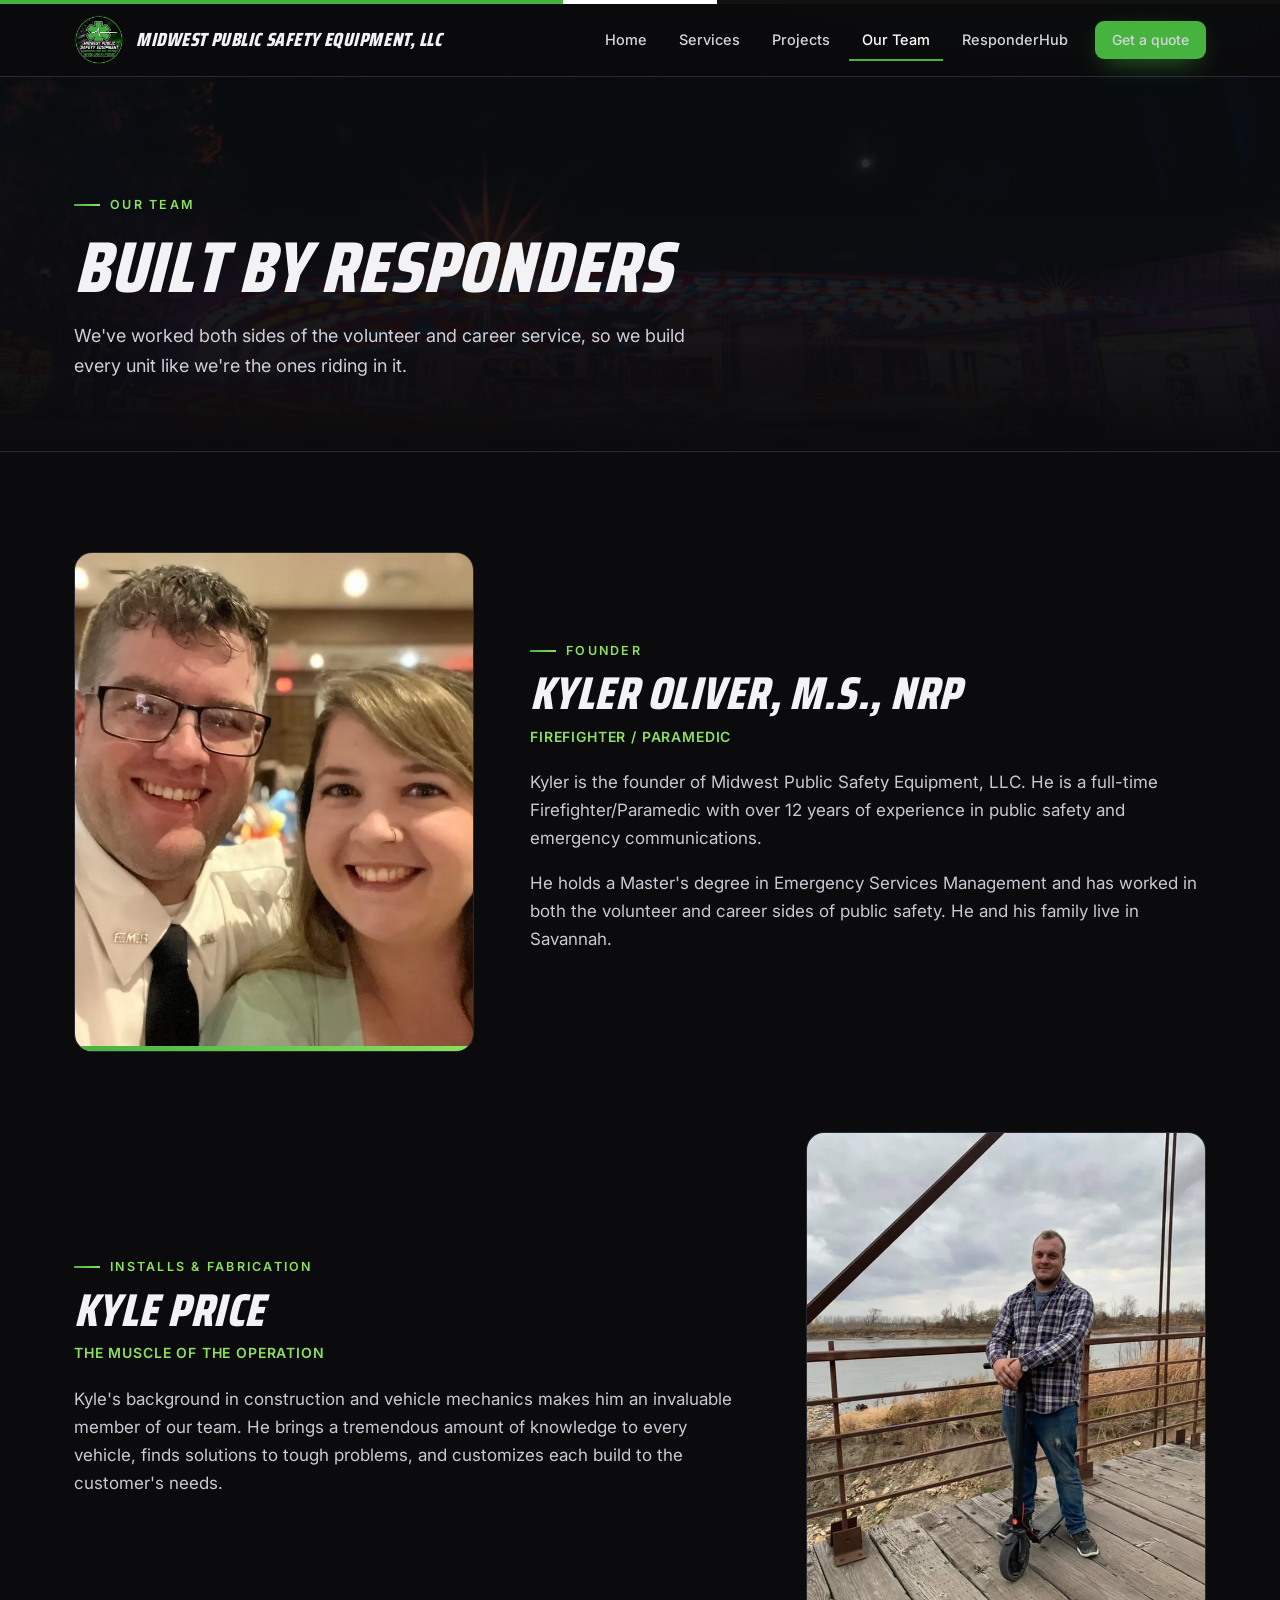
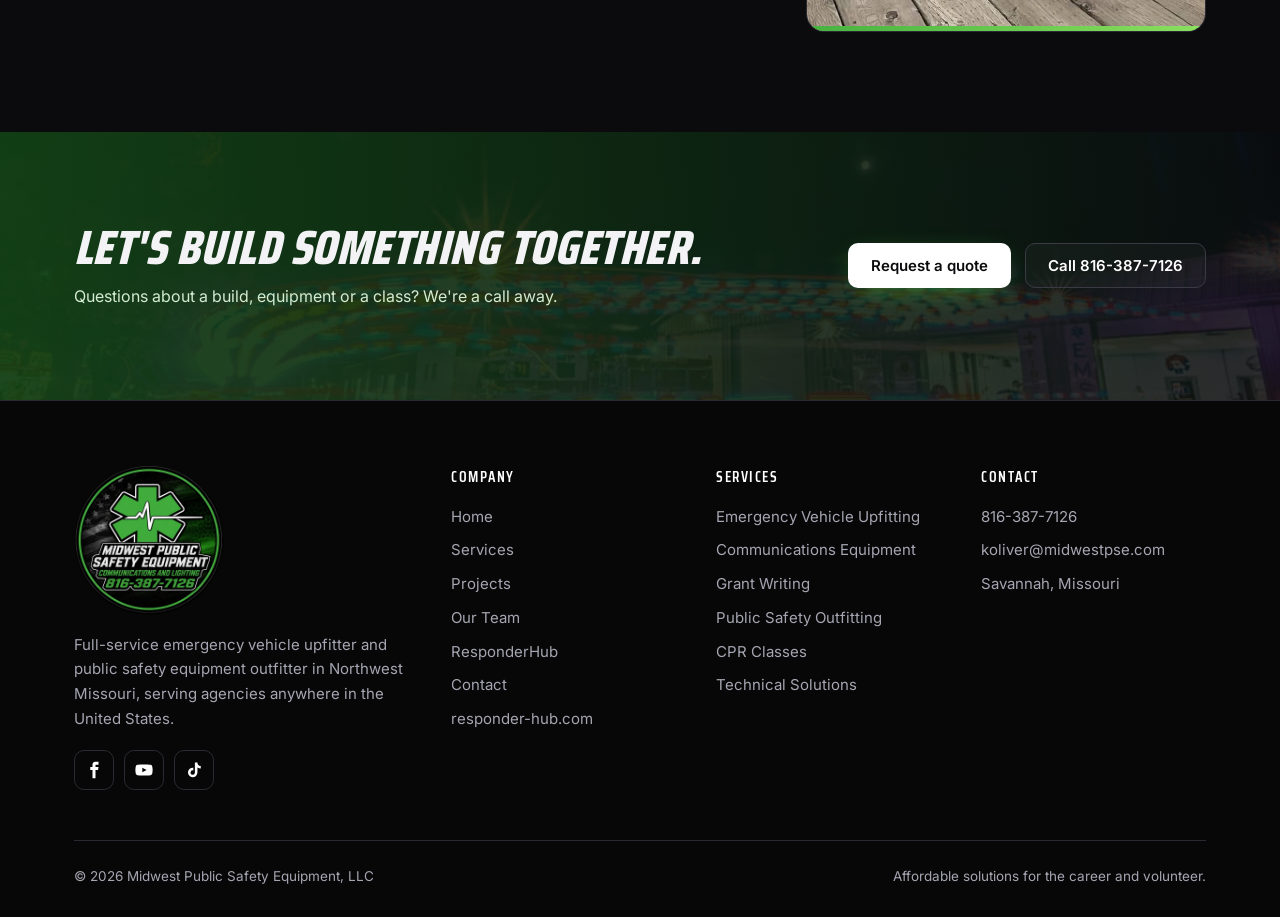
<file: our-team/index.html>
<!doctype html>
<html lang="en"><head><meta charset="utf-8"><meta name="viewport" content="width=device-width,initial-scale=1">
<title>Our Team | Midwest Public Safety Equipment</title><meta name="description" content="Meet the first responders and builders behind Midwest Public Safety Equipment.">
<meta property="og:title" content="Our Team | Midwest Public Safety Equipment"><meta property="og:description" content="Meet the first responders and builders behind Midwest Public Safety Equipment."><meta property="og:image" content="https://www.midwestpse.com/assets/logo.png">
<meta name="theme-color" content="#0b0b0d"><link rel="icon" href="/assets/favicon.png" type="image/png"><link rel="apple-touch-icon" href="/assets/apple-touch-icon.png">
<link rel="preconnect" href="https://fonts.googleapis.com"><link rel="preconnect" href="https://fonts.gstatic.com" crossorigin>
<link href="https://fonts.googleapis.com/css2?family=Inter:wght@400;500;600&family=Saira+Condensed:ital,wght@0,600;0,800;1,700;1,800&display=swap" rel="stylesheet">
<link rel="stylesheet" href="/assets/site.css">
<script type="application/ld+json">{"@context":"https://schema.org","@type":"LocalBusiness","name":"Midwest Public Safety Equipment, LLC","url":"https://www.midwestpse.com","telephone":"+1-816-387-7126","email":"koliver@midwestpse.com","foundingDate":"2020","address":{"@type":"PostalAddress","addressLocality":"Savannah","addressRegion":"MO","addressCountry":"US"},"sameAs":["https://facebook.com/midwestpse","https://www.youtube.com/@MidwestPSE","https://www.tiktok.com/@heavyrescue20"]}</script>
</head><body>
<div class="lightbar"></div>
<header class="hdr"><div class="wrap">
<a class="brand" href="/" aria-label="Midwest Public Safety Equipment home"><img src="/assets/img/logo-sm.webp" alt="" width="50" height="50"><b>Midwest Public Safety Equipment, LLC</b></a>
<button class="menu-btn" aria-label="Menu" aria-expanded="false"><svg width="22" height="22" viewBox="0 0 24 24" fill="currentColor"><path d="M3 6h18v2H3zm0 5h18v2H3zm0 5h18v2H3z"/></svg></button>
<nav class="nav"><a href="/">Home</a><a href="/services/">Services</a><a href="/completed-projects/">Projects</a><a href="/our-team/" aria-current="page">Our Team</a><a href="/responderhub/">ResponderHub</a><a class="btn btn-red" href="/contact/">Get a quote</a></nav>
</div></header>
<main>
<section class="page-hero"><img src="/assets/img/shop-night.webp" alt=""><div class="wrap"><span class="eyebrow">Our team</span><h1>Built by responders</h1>
<p>We've worked both sides of the volunteer and career service, so we build every unit like we're the ones riding in it.</p></div></section>
<section class="s"><div class="wrap">
<div class="member reveal"><div class="m-ph"><img src="/assets/img/team-kyler.webp" alt="Kyler Oliver" loading="lazy"></div>
<div><span class="eyebrow">Founder</span><h2>Kyler Oliver, M.S., NRP</h2><div class="role">Firefighter / Paramedic</div>
<p>Kyler is the founder of Midwest Public Safety Equipment, LLC. He is a full-time Firefighter/Paramedic with over 12 years of experience in public safety and emergency communications.</p>
<p>He holds a Master's degree in Emergency Services Management and has worked in both the volunteer and career sides of public safety. He and his family live in Savannah.</p></div></div>
<div class="member rev reveal"><div class="m-ph"><img src="/assets/img/team-kyle.webp" alt="Kyle Price" loading="lazy" style="object-position:50% 30%"></div>
<div><span class="eyebrow">Installs &amp; fabrication</span><h2>Kyle Price</h2><div class="role">The muscle of the operation</div>
<p>Kyle's background in construction and vehicle mechanics makes him an invaluable member of our team. He brings a tremendous amount of knowledge to every vehicle, finds solutions to tough problems, and customizes each build to the customer's needs.</p></div></div>
</div></section>
<section class="band"><img src="/assets/img/shop-night.webp" alt="" loading="lazy"><div class="wrap reveal">
<div><h2>Let's build something together.</h2><p>Questions about a build, equipment or a class? We're a call away.</p></div><div class="cta-row"><a class="btn btn-red" href="/contact/">Request a quote</a><a class="btn btn-ghost" href="tel:+18163877126">Call 816-387-7126</a></div></div></section>
</main>
<footer><div class="wrap"><div class="f-grid">
<div><img class="f-logo" src="/assets/img/logo.webp" alt="Midwest Public Safety Equipment – Communications and Lighting" loading="lazy"><p>Full-service emergency vehicle upfitter and public safety equipment outfitter in Northwest Missouri, serving agencies anywhere in the United States.</p>
<div class="socials"><a href="https://facebook.com/midwestpse" aria-label="Facebook" rel="noopener" target="_blank"><svg width="18" height="18" viewBox="0 0 24 24" fill="currentColor"><path d="M14 8V6c0-.9.6-1 1-1h3V1h-4c-3.3 0-4 2.4-4 4v3H7v4h3v11h4V12h3.4l.6-4z"/></svg></a><a href="https://www.youtube.com/@MidwestPSE" aria-label="YouTube" rel="noopener" target="_blank"><svg width="18" height="18" viewBox="0 0 24 24" fill="currentColor"><path d="M23 7.2a3 3 0 0 0-2.1-2.1C19 4.6 12 4.6 12 4.6s-7 0-8.9.5A3 3 0 0 0 1 7.2 31 31 0 0 0 .5 12a31 31 0 0 0 .5 4.8 3 3 0 0 0 2.1 2.1c1.9.5 8.9.5 8.9.5s7 0 8.9-.5a3 3 0 0 0 2.1-2.1 31 31 0 0 0 .5-4.8 31 31 0 0 0-.5-4.8zM9.75 15.02V8.98L15.5 12z"/></svg></a><a href="https://www.tiktok.com/@heavyrescue20" aria-label="TikTok" rel="noopener" target="_blank"><svg width="18" height="18" viewBox="0 0 24 24" fill="currentColor"><path d="M16.6 2h-3.4v13.4a2.9 2.9 0 1 1-2.1-2.8V9.1a6.3 6.3 0 1 0 5.5 6.3V8.6a8 8 0 0 0 4.4 1.4V6.6A4.6 4.6 0 0 1 16.6 2z"/></svg></a></div></div>
<div><h4>Company</h4><ul><li><a href="/">Home</a></li><li><a href="/services/">Services</a></li><li><a href="/completed-projects/">Projects</a></li><li><a href="/our-team/">Our Team</a></li><li><a href="/responderhub/">ResponderHub</a></li><li><a href="/contact/">Contact</a></li><li><a href="https://responder-hub.com" target="_blank" rel="noopener">responder-hub.com</a></li></ul></div>
<div><h4>Services</h4><ul><li><a href="/services/#upfitting">Emergency Vehicle Upfitting</a></li><li><a href="/services/#comms">Communications Equipment</a></li><li><a href="/services/#grants">Grant Writing</a></li><li><a href="/services/#outfitting">Public Safety Outfitting</a></li><li><a href="/services/#cpr">CPR Classes</a></li><li><a href="/services/#tech">Technical Solutions</a></li></ul></div>
<div><h4>Contact</h4><ul><li><a href="tel:+18163877126">816-387-7126</a></li><li><a href="mailto:koliver@midwestpse.com">koliver@midwestpse.com</a></li><li>Savannah, Missouri</li></ul></div>
</div><div class="f-bot"><span>&copy; <span data-year>2025</span> Midwest Public Safety Equipment, LLC</span><span>Affordable solutions for the career and volunteer.</span></div></div></footer>
<script src="/assets/site.js" defer></script>
</body></html>
</file>
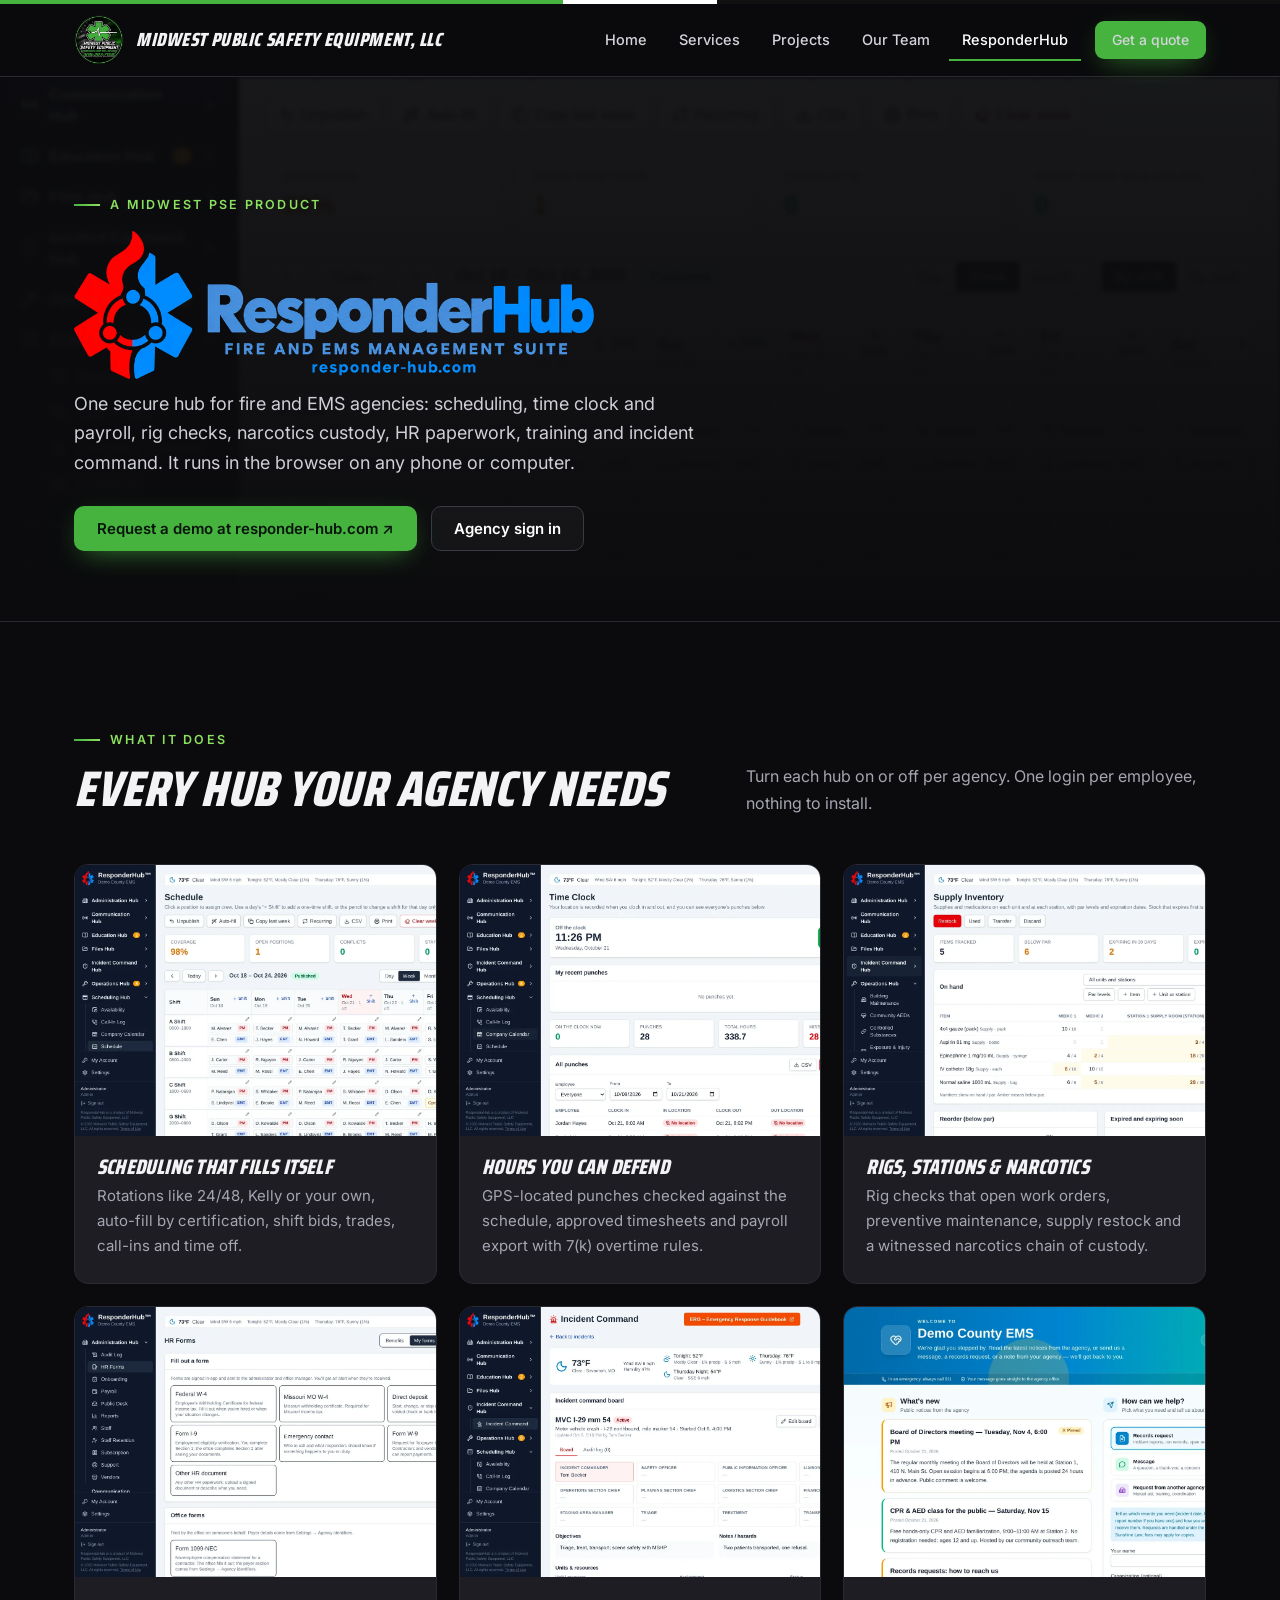
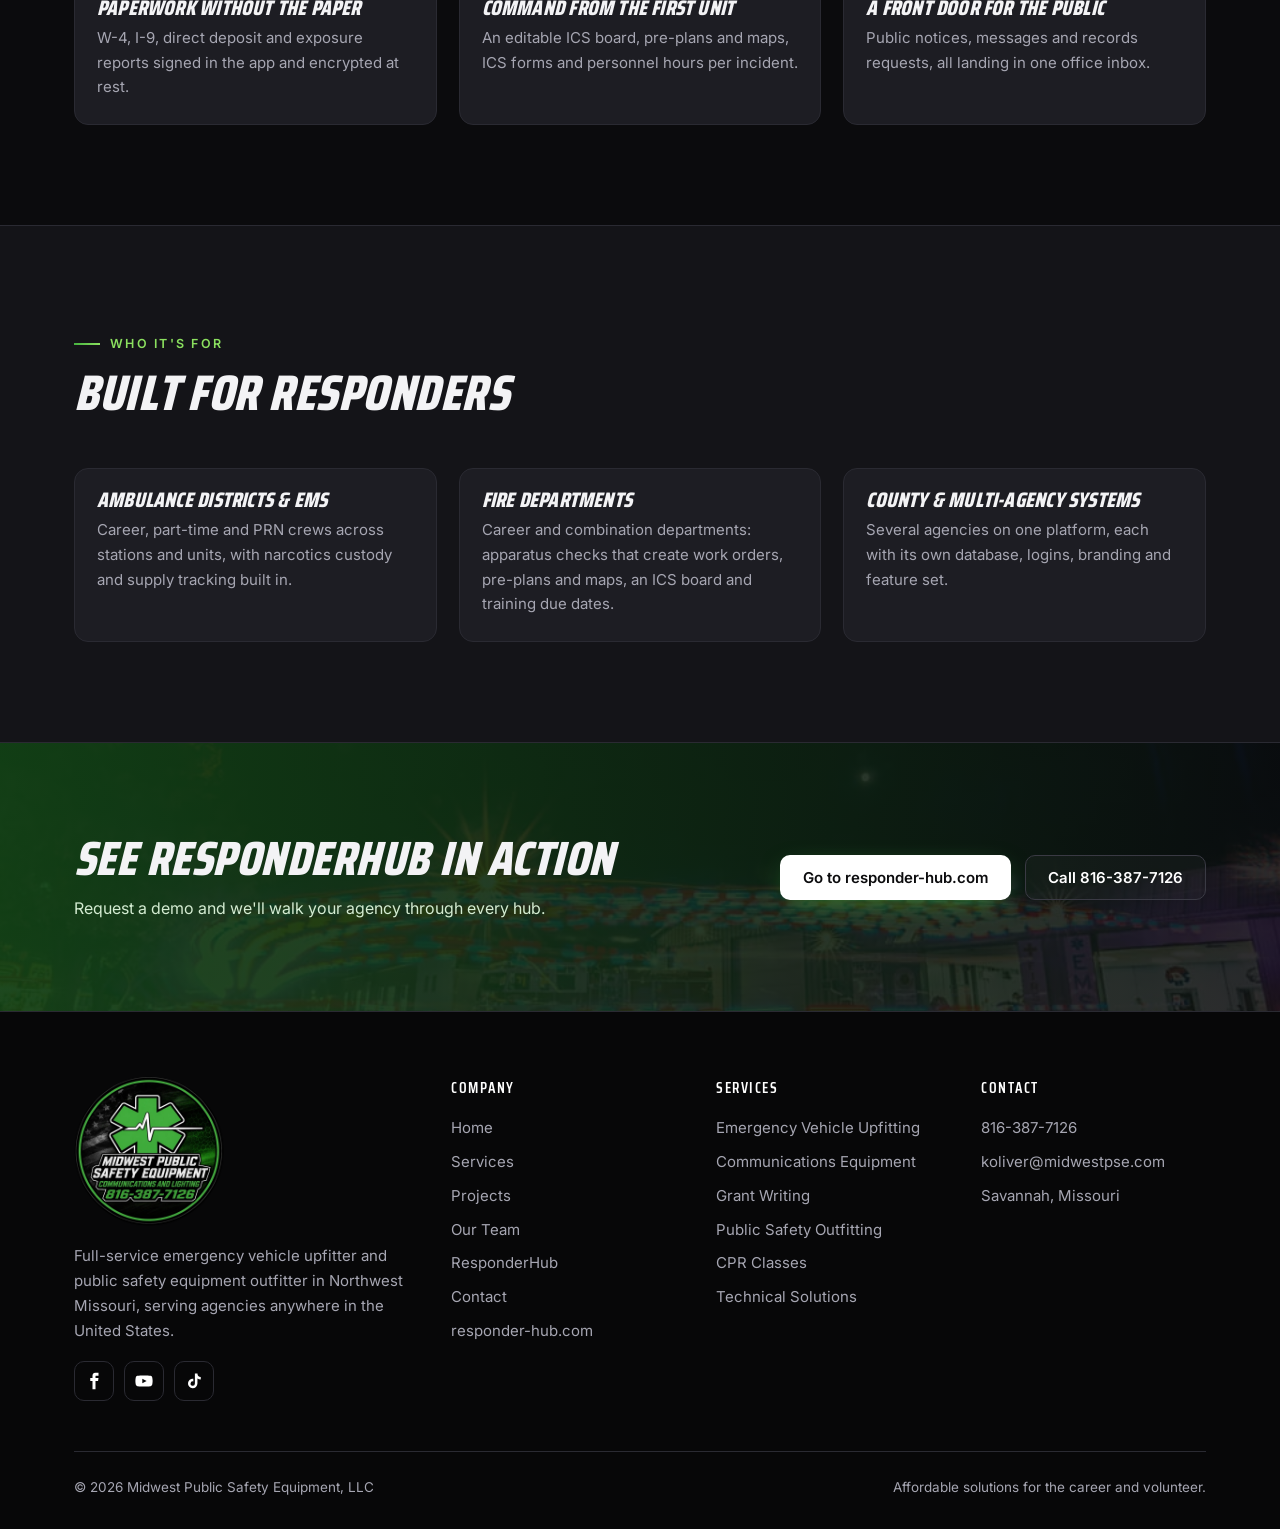
<file: responderhub/index.html>
<!doctype html>
<html lang="en"><head><meta charset="utf-8"><meta name="viewport" content="width=device-width,initial-scale=1">
<title>ResponderHub | Fire & EMS Management Suite by Midwest PSE</title><meta name="description" content="ResponderHub, a product of Midwest Public Safety Equipment: scheduling, time clock, payroll, rig checks, narcotics custody, HR forms and incident command for fire and EMS agencies.">
<meta property="og:title" content="ResponderHub | Fire & EMS Management Suite by Midwest PSE"><meta property="og:description" content="ResponderHub, a product of Midwest Public Safety Equipment: scheduling, time clock, payroll, rig checks, narcotics custody, HR forms and incident command for fire and EMS agencies."><meta property="og:image" content="https://www.midwestpse.com/assets/logo.png">
<meta name="theme-color" content="#0b0b0d"><link rel="icon" href="/assets/favicon.png" type="image/png"><link rel="apple-touch-icon" href="/assets/apple-touch-icon.png">
<link rel="preconnect" href="https://fonts.googleapis.com"><link rel="preconnect" href="https://fonts.gstatic.com" crossorigin>
<link href="https://fonts.googleapis.com/css2?family=Inter:wght@400;500;600&family=Saira+Condensed:ital,wght@0,600;0,800;1,700;1,800&display=swap" rel="stylesheet">
<link rel="stylesheet" href="/assets/site.css">
<script type="application/ld+json">{"@context":"https://schema.org","@type":"LocalBusiness","name":"Midwest Public Safety Equipment, LLC","url":"https://www.midwestpse.com","telephone":"+1-816-387-7126","email":"koliver@midwestpse.com","foundingDate":"2020","address":{"@type":"PostalAddress","addressLocality":"Savannah","addressRegion":"MO","addressCountry":"US"},"sameAs":["https://facebook.com/midwestpse","https://www.youtube.com/@MidwestPSE","https://www.tiktok.com/@heavyrescue20"]}</script>
</head><body>
<div class="lightbar"></div>
<header class="hdr"><div class="wrap">
<a class="brand" href="/" aria-label="Midwest Public Safety Equipment home"><img src="/assets/img/logo-sm.webp" alt="" width="50" height="50"><b>Midwest Public Safety Equipment, LLC</b></a>
<button class="menu-btn" aria-label="Menu" aria-expanded="false"><svg width="22" height="22" viewBox="0 0 24 24" fill="currentColor"><path d="M3 6h18v2H3zm0 5h18v2H3zm0 5h18v2H3z"/></svg></button>
<nav class="nav"><a href="/">Home</a><a href="/services/">Services</a><a href="/completed-projects/">Projects</a><a href="/our-team/">Our Team</a><a href="/responderhub/" aria-current="page">ResponderHub</a><a class="btn btn-red" href="/contact/">Get a quote</a></nav>
</div></header>
<main>
<section class="page-hero rh-hero"><img src="/assets/rh/schedule.webp" alt=""><div class="wrap"><span class="eyebrow">A Midwest PSE product</span>
<img class="rh-logo" src="/assets/rh/logo.webp" alt="ResponderHub – Fire and EMS Management Suite" width="900" height="255" style="max-width:520px;margin:18px 0 10px">
<p>One secure hub for fire and EMS agencies: scheduling, time clock and payroll, rig checks, narcotics custody, HR paperwork, training and incident command. It runs in the browser on any phone or computer.</p>
<div class="cta-row" style="margin-top:28px"><a class="btn btn-red" href="https://responder-hub.com" target="_blank" rel="noopener">Request a demo at responder-hub.com &nearr;</a><a class="btn btn-ghost" href="https://responder-hub.com/signin" target="_blank" rel="noopener">Agency sign in</a></div></div></section>
<section class="s"><div class="wrap"><div class="s-head"><div><span class="eyebrow">What it does</span><h2>Every hub your agency needs</h2></div><p>Turn each hub on or off per agency. One login per employee, nothing to install.</p></div>
<div class="grid g3"><div class="card reveal"><div class="ph rh-ph"><img src="/assets/rh/schedule.webp" alt="ResponderHub Scheduling that fills itself" loading="lazy"></div><div class="bd"><h3>Scheduling that fills itself</h3><p>Rotations like 24/48, Kelly or your own, auto-fill by certification, shift bids, trades, call-ins and time off.</p></div></div><div class="card reveal"><div class="ph rh-ph"><img src="/assets/rh/timeclock.webp" alt="ResponderHub Hours you can defend" loading="lazy"></div><div class="bd"><h3>Hours you can defend</h3><p>GPS-located punches checked against the schedule, approved timesheets and payroll export with 7(k) overtime rules.</p></div></div><div class="card reveal"><div class="ph rh-ph"><img src="/assets/rh/inventory.webp" alt="ResponderHub Rigs, stations & narcotics" loading="lazy"></div><div class="bd"><h3>Rigs, stations & narcotics</h3><p>Rig checks that open work orders, preventive maintenance, supply restock and a witnessed narcotics chain of custody.</p></div></div><div class="card reveal"><div class="ph rh-ph"><img src="/assets/rh/hr.webp" alt="ResponderHub Paperwork without the paper" loading="lazy"></div><div class="bd"><h3>Paperwork without the paper</h3><p>W-4, I-9, direct deposit and exposure reports signed in the app and encrypted at rest.</p></div></div><div class="card reveal"><div class="ph rh-ph"><img src="/assets/rh/incident.webp" alt="ResponderHub Command from the first unit" loading="lazy"></div><div class="bd"><h3>Command from the first unit</h3><p>An editable ICS board, pre-plans and maps, ICS forms and personnel hours per incident.</p></div></div><div class="card reveal"><div class="ph rh-ph"><img src="/assets/rh/publicdesk.webp" alt="ResponderHub A front door for the public" loading="lazy"></div><div class="bd"><h3>A front door for the public</h3><p>Public notices, messages and records requests, all landing in one office inbox.</p></div></div></div></div></section>
<section class="s s-alt"><div class="wrap"><div class="s-head"><div><span class="eyebrow">Who it's for</span><h2>Built for responders</h2></div></div><div class="grid g3">
<div class="card reveal"><div class="bd"><h3>Ambulance districts &amp; EMS</h3><p>Career, part-time and PRN crews across stations and units, with narcotics custody and supply tracking built in.</p></div></div>
<div class="card reveal"><div class="bd"><h3>Fire departments</h3><p>Career and combination departments: apparatus checks that create work orders, pre-plans and maps, an ICS board and training due dates.</p></div></div>
<div class="card reveal"><div class="bd"><h3>County &amp; multi-agency systems</h3><p>Several agencies on one platform, each with its own database, logins, branding and feature set.</p></div></div>
</div></div></section>
<section class="band"><img src="/assets/img/shop-night.webp" alt="" loading="lazy"><div class="wrap reveal"><div><h2>See ResponderHub in action</h2><p>Request a demo and we'll walk your agency through every hub.</p></div>
<div class="cta-row"><a class="btn btn-red" href="https://responder-hub.com" target="_blank" rel="noopener">Go to responder-hub.com</a><a class="btn btn-ghost" href="tel:+18163877126">Call 816-387-7126</a></div></div></section>
</main>
<footer><div class="wrap"><div class="f-grid">
<div><img class="f-logo" src="/assets/img/logo.webp" alt="Midwest Public Safety Equipment – Communications and Lighting" loading="lazy"><p>Full-service emergency vehicle upfitter and public safety equipment outfitter in Northwest Missouri, serving agencies anywhere in the United States.</p>
<div class="socials"><a href="https://facebook.com/midwestpse" aria-label="Facebook" rel="noopener" target="_blank"><svg width="18" height="18" viewBox="0 0 24 24" fill="currentColor"><path d="M14 8V6c0-.9.6-1 1-1h3V1h-4c-3.3 0-4 2.4-4 4v3H7v4h3v11h4V12h3.4l.6-4z"/></svg></a><a href="https://www.youtube.com/@MidwestPSE" aria-label="YouTube" rel="noopener" target="_blank"><svg width="18" height="18" viewBox="0 0 24 24" fill="currentColor"><path d="M23 7.2a3 3 0 0 0-2.1-2.1C19 4.6 12 4.6 12 4.6s-7 0-8.9.5A3 3 0 0 0 1 7.2 31 31 0 0 0 .5 12a31 31 0 0 0 .5 4.8 3 3 0 0 0 2.1 2.1c1.9.5 8.9.5 8.9.5s7 0 8.9-.5a3 3 0 0 0 2.1-2.1 31 31 0 0 0 .5-4.8 31 31 0 0 0-.5-4.8zM9.75 15.02V8.98L15.5 12z"/></svg></a><a href="https://www.tiktok.com/@heavyrescue20" aria-label="TikTok" rel="noopener" target="_blank"><svg width="18" height="18" viewBox="0 0 24 24" fill="currentColor"><path d="M16.6 2h-3.4v13.4a2.9 2.9 0 1 1-2.1-2.8V9.1a6.3 6.3 0 1 0 5.5 6.3V8.6a8 8 0 0 0 4.4 1.4V6.6A4.6 4.6 0 0 1 16.6 2z"/></svg></a></div></div>
<div><h4>Company</h4><ul><li><a href="/">Home</a></li><li><a href="/services/">Services</a></li><li><a href="/completed-projects/">Projects</a></li><li><a href="/our-team/">Our Team</a></li><li><a href="/responderhub/">ResponderHub</a></li><li><a href="/contact/">Contact</a></li><li><a href="https://responder-hub.com" target="_blank" rel="noopener">responder-hub.com</a></li></ul></div>
<div><h4>Services</h4><ul><li><a href="/services/#upfitting">Emergency Vehicle Upfitting</a></li><li><a href="/services/#comms">Communications Equipment</a></li><li><a href="/services/#grants">Grant Writing</a></li><li><a href="/services/#outfitting">Public Safety Outfitting</a></li><li><a href="/services/#cpr">CPR Classes</a></li><li><a href="/services/#tech">Technical Solutions</a></li></ul></div>
<div><h4>Contact</h4><ul><li><a href="tel:+18163877126">816-387-7126</a></li><li><a href="mailto:koliver@midwestpse.com">koliver@midwestpse.com</a></li><li>Savannah, Missouri</li></ul></div>
</div><div class="f-bot"><span>&copy; <span data-year>2025</span> Midwest Public Safety Equipment, LLC</span><span>Affordable solutions for the career and volunteer.</span></div></div></footer>
<script src="/assets/site.js" defer></script>
</body></html>
</file>
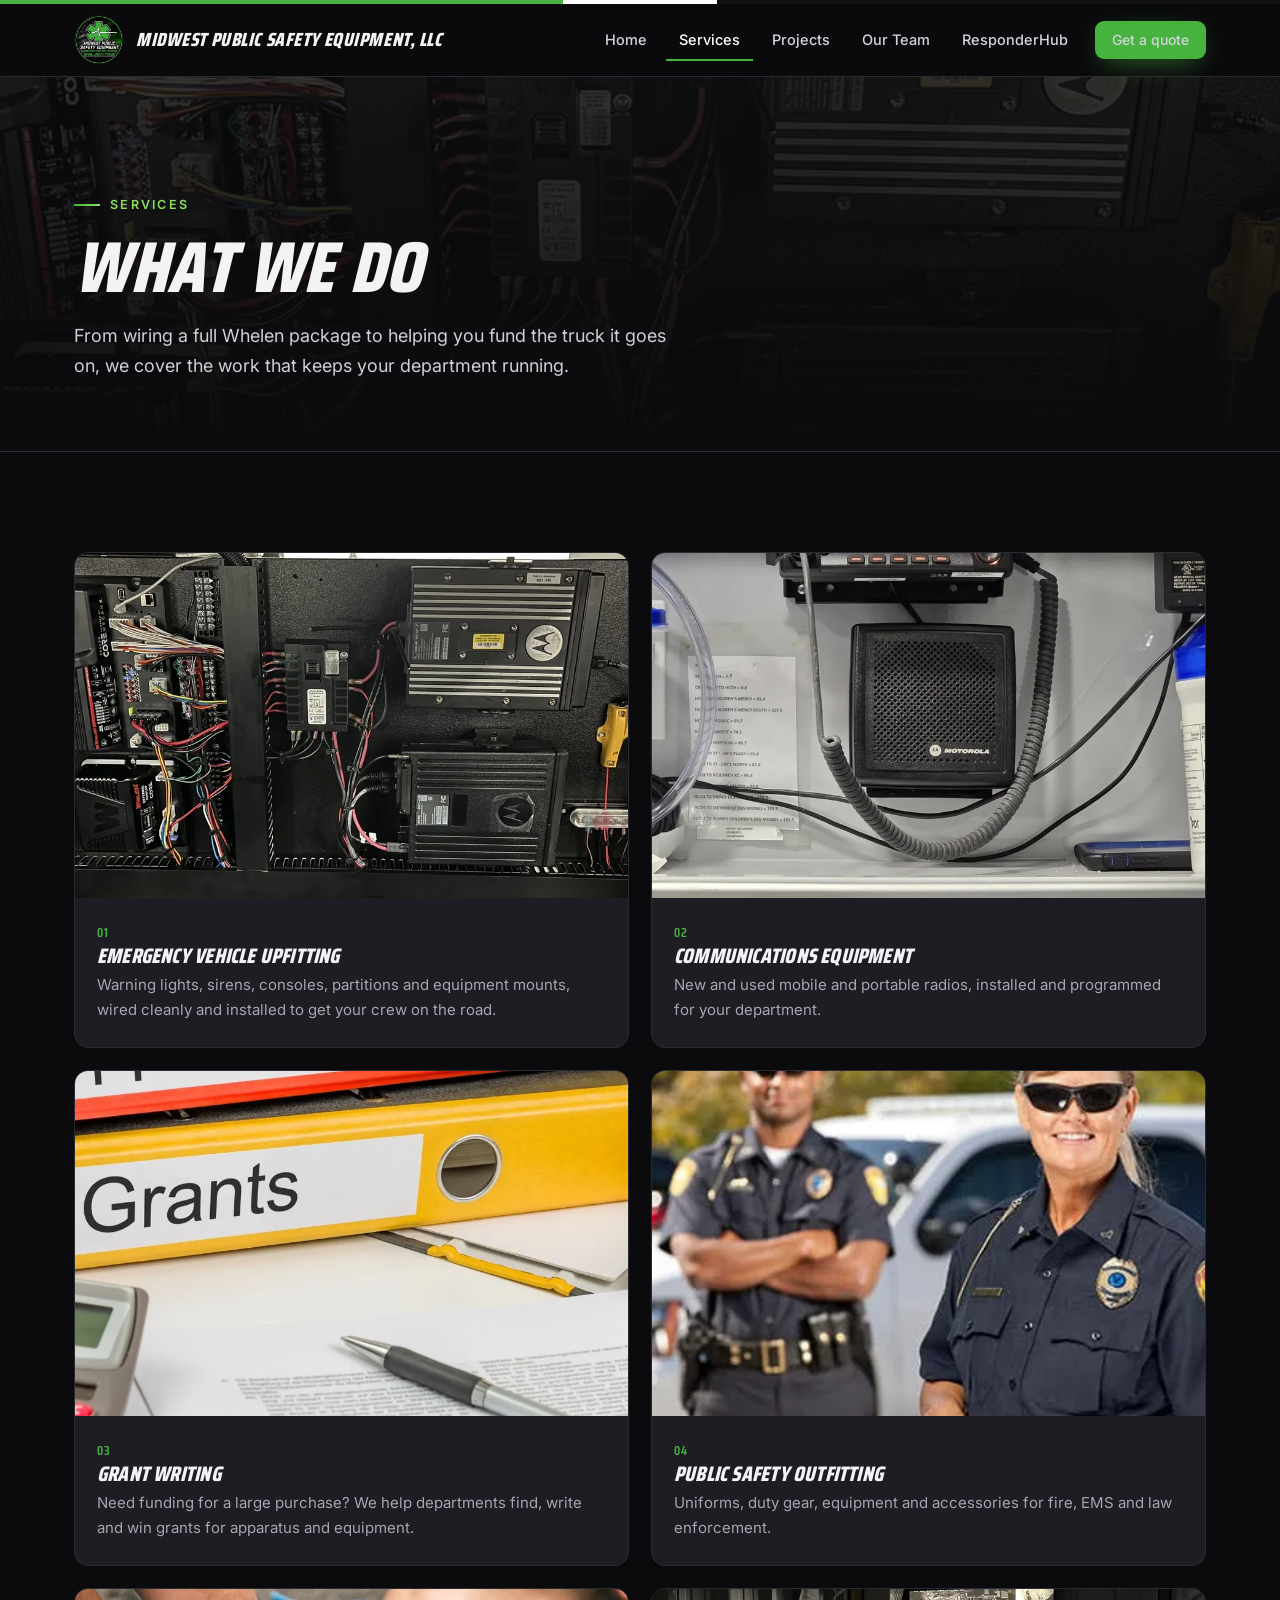
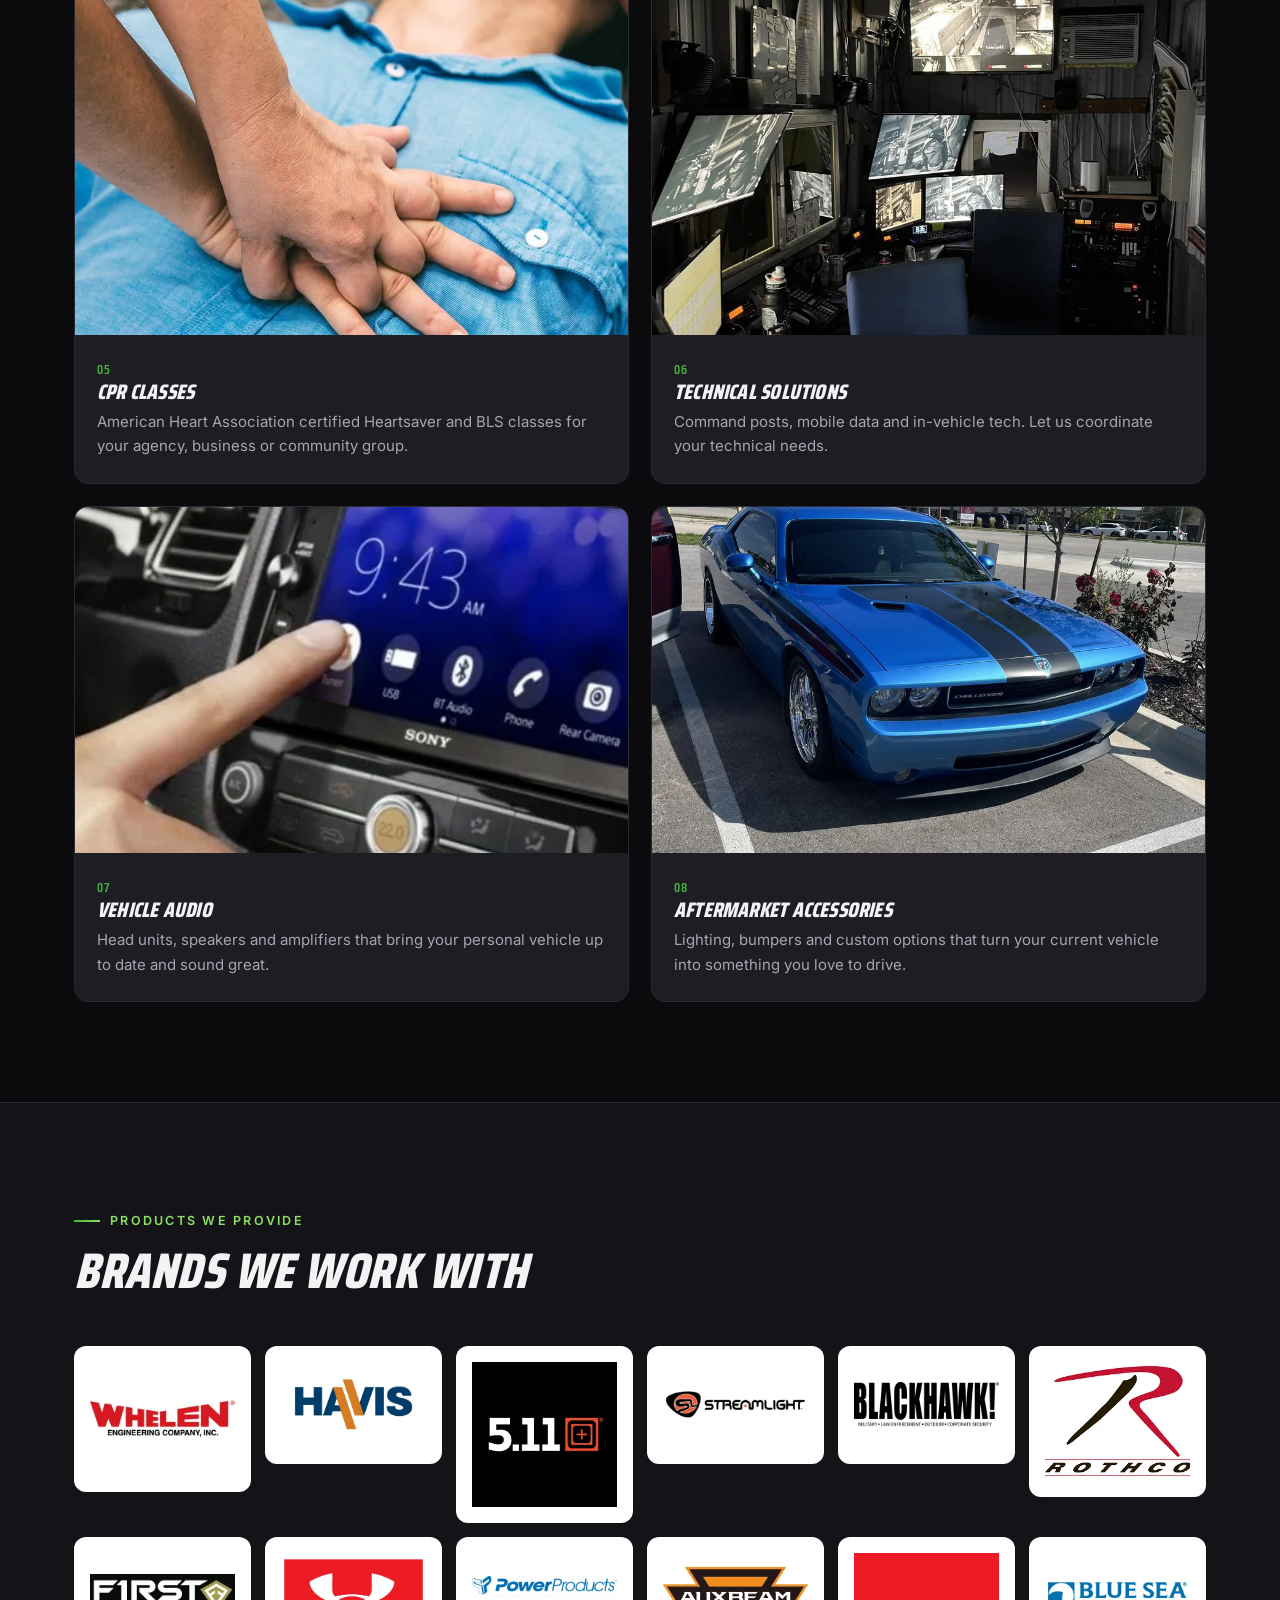
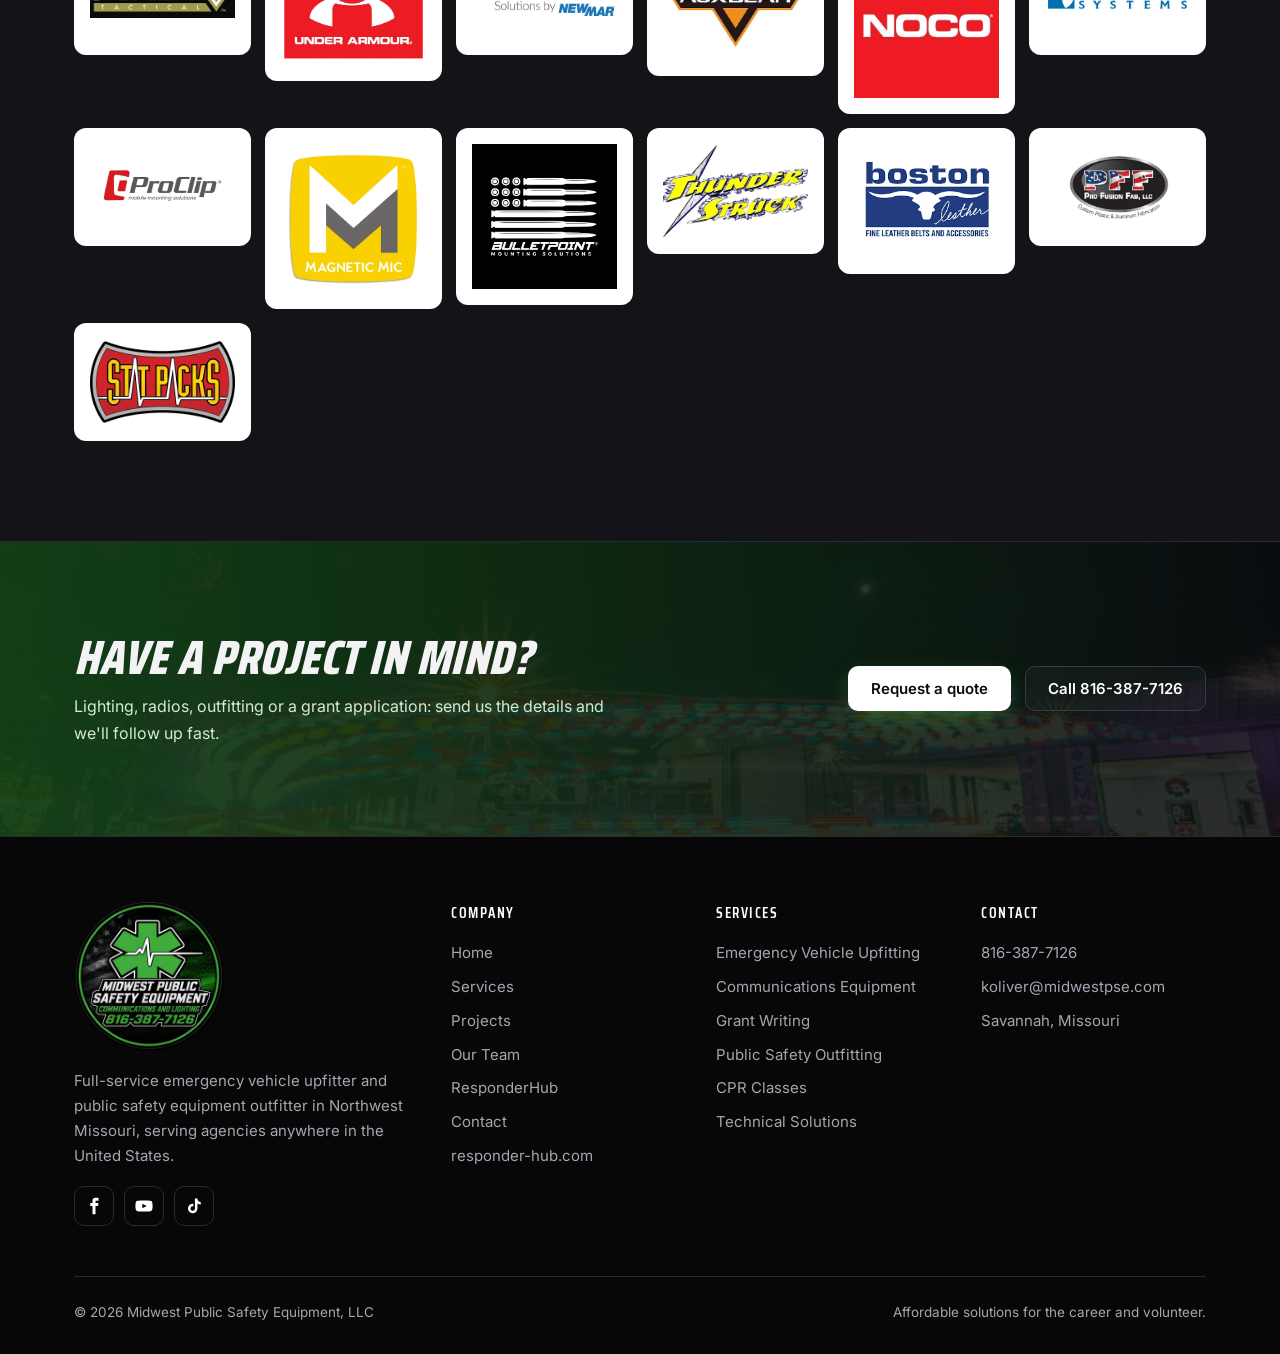
<file: services/index.html>
<!doctype html>
<html lang="en"><head><meta charset="utf-8"><meta name="viewport" content="width=device-width,initial-scale=1">
<title>Services | Midwest Public Safety Equipment</title><meta name="description" content="Emergency vehicle upfitting, communications equipment, grant writing, public safety outfitting, CPR classes, vehicle audio and more.">
<meta property="og:title" content="Services | Midwest Public Safety Equipment"><meta property="og:description" content="Emergency vehicle upfitting, communications equipment, grant writing, public safety outfitting, CPR classes, vehicle audio and more."><meta property="og:image" content="https://www.midwestpse.com/assets/logo.png">
<meta name="theme-color" content="#0b0b0d"><link rel="icon" href="/assets/favicon.png" type="image/png"><link rel="apple-touch-icon" href="/assets/apple-touch-icon.png">
<link rel="preconnect" href="https://fonts.googleapis.com"><link rel="preconnect" href="https://fonts.gstatic.com" crossorigin>
<link href="https://fonts.googleapis.com/css2?family=Inter:wght@400;500;600&family=Saira+Condensed:ital,wght@0,600;0,800;1,700;1,800&display=swap" rel="stylesheet">
<link rel="stylesheet" href="/assets/site.css">
<script type="application/ld+json">{"@context":"https://schema.org","@type":"LocalBusiness","name":"Midwest Public Safety Equipment, LLC","url":"https://www.midwestpse.com","telephone":"+1-816-387-7126","email":"koliver@midwestpse.com","foundingDate":"2020","address":{"@type":"PostalAddress","addressLocality":"Savannah","addressRegion":"MO","addressCountry":"US"},"sameAs":["https://facebook.com/midwestpse","https://www.youtube.com/@MidwestPSE","https://www.tiktok.com/@heavyrescue20"]}</script>
</head><body>
<div class="lightbar"></div>
<header class="hdr"><div class="wrap">
<a class="brand" href="/" aria-label="Midwest Public Safety Equipment home"><img src="/assets/img/logo-sm.webp" alt="" width="50" height="50"><b>Midwest Public Safety Equipment, LLC</b></a>
<button class="menu-btn" aria-label="Menu" aria-expanded="false"><svg width="22" height="22" viewBox="0 0 24 24" fill="currentColor"><path d="M3 6h18v2H3zm0 5h18v2H3zm0 5h18v2H3z"/></svg></button>
<nav class="nav"><a href="/">Home</a><a href="/services/" aria-current="page">Services</a><a href="/completed-projects/">Projects</a><a href="/our-team/">Our Team</a><a href="/responderhub/">ResponderHub</a><a class="btn btn-red" href="/contact/">Get a quote</a></nav>
</div></header>
<main>
<section class="page-hero"><img src="/assets/img/svc-upfitting.webp" alt=""><div class="wrap"><span class="eyebrow">Services</span><h1>What we do</h1>
<p>From wiring a full Whelen package to helping you fund the truck it goes on, we cover the work that keeps your department running.</p></div></section>
<section class="s"><div class="wrap"><div class="grid g2">
<div class="card svc reveal" id="upfitting"><div class="ph"><img src="/assets/img/svc-upfitting.webp" alt="Emergency Vehicle Upfitting" loading="lazy"></div><div class="bd"><span class="num">01</span><h3>Emergency Vehicle Upfitting</h3><p>Warning lights, sirens, consoles, partitions and equipment mounts, wired cleanly and installed to get your crew on the road.</p></div></div><div class="card svc reveal" id="comms"><div class="ph"><img src="/assets/img/svc-comms.webp" alt="Communications Equipment" loading="lazy"></div><div class="bd"><span class="num">02</span><h3>Communications Equipment</h3><p>New and used mobile and portable radios, installed and programmed for your department.</p></div></div><div class="card svc reveal" id="grants"><div class="ph"><img src="/assets/img/svc-grants.webp" alt="Grant Writing" loading="lazy"></div><div class="bd"><span class="num">03</span><h3>Grant Writing</h3><p>Need funding for a large purchase? We help departments find, write and win grants for apparatus and equipment.</p></div></div><div class="card svc reveal" id="outfitting"><div class="ph"><img src="/assets/img/svc-outfitting.webp" alt="Public Safety Outfitting" loading="lazy"></div><div class="bd"><span class="num">04</span><h3>Public Safety Outfitting</h3><p>Uniforms, duty gear, equipment and accessories for fire, EMS and law enforcement.</p></div></div><div class="card svc reveal" id="cpr"><div class="ph"><img src="/assets/img/svc-cpr.webp" alt="CPR Classes" loading="lazy"></div><div class="bd"><span class="num">05</span><h3>CPR Classes</h3><p>American Heart Association certified Heartsaver and BLS classes for your agency, business or community group.</p></div></div><div class="card svc reveal" id="tech"><div class="ph"><img src="/assets/img/svc-tech.webp" alt="Technical Solutions" loading="lazy"></div><div class="bd"><span class="num">06</span><h3>Technical Solutions</h3><p>Command posts, mobile data and in-vehicle tech. Let us coordinate your technical needs.</p></div></div><div class="card svc reveal" id="audio"><div class="ph"><img src="/assets/img/svc-audio.webp" alt="Vehicle Audio" loading="lazy"></div><div class="bd"><span class="num">07</span><h3>Vehicle Audio</h3><p>Head units, speakers and amplifiers that bring your personal vehicle up to date and sound great.</p></div></div><div class="card svc reveal" id="aftermarket"><div class="ph"><img src="/assets/img/svc-aftermarket.webp" alt="Aftermarket Accessories" loading="lazy"></div><div class="bd"><span class="num">08</span><h3>Aftermarket Accessories</h3><p>Lighting, bumpers and custom options that turn your current vehicle into something you love to drive.</p></div></div>
</div></div></section>
<section class="s s-alt"><div class="wrap"><div class="s-head"><div><span class="eyebrow">Products we provide</span><h2>Brands we work with</h2></div></div><div class="brands reveal"><div><img src="/assets/brands/whelen.webp" alt="Whelen" loading="lazy"></div><div><img src="/assets/brands/havis.webp" alt="Havis" loading="lazy"></div><div><img src="/assets/brands/511.webp" alt="5.11 Tactical" loading="lazy"></div><div><img src="/assets/brands/streamlight.webp" alt="Streamlight" loading="lazy"></div><div><img src="/assets/brands/blackhawk.webp" alt="Blackhawk" loading="lazy"></div><div><img src="/assets/brands/rothco.webp" alt="Rothco" loading="lazy"></div><div><img src="/assets/brands/first-tactical.webp" alt="First Tactical" loading="lazy"></div><div><img src="/assets/brands/under-armour.webp" alt="Under Armour" loading="lazy"></div><div><img src="/assets/brands/power-products.webp" alt="Power Products / Newmar" loading="lazy"></div><div><img src="/assets/brands/auxbeam.webp" alt="Auxbeam" loading="lazy"></div><div><img src="/assets/brands/noco.webp" alt="NOCO" loading="lazy"></div><div><img src="/assets/brands/blue-sea.webp" alt="Blue Sea Systems" loading="lazy"></div><div><img src="/assets/brands/proclip.webp" alt="ProClip" loading="lazy"></div><div><img src="/assets/brands/magnetic-mic.webp" alt="Magnetic Mic" loading="lazy"></div><div><img src="/assets/brands/bulletpoint.webp" alt="Bulletpoint Mounting Solutions" loading="lazy"></div><div><img src="/assets/brands/thunderstruck.webp" alt="Thunderstruck" loading="lazy"></div><div><img src="/assets/brands/boston-leather.webp" alt="Boston Leather" loading="lazy"></div><div><img src="/assets/brands/pro-fusion-fab.webp" alt="Pro Fusion Fab" loading="lazy"></div><div><img src="/assets/brands/stat-packs.webp" alt="StatPacks" loading="lazy"></div></div></div></section>
<section class="band"><img src="/assets/img/shop-night.webp" alt="" loading="lazy"><div class="wrap reveal">
<div><h2>Have a project in mind?</h2><p>Lighting, radios, outfitting or a grant application: send us the details and we'll follow up fast.</p></div><div class="cta-row"><a class="btn btn-red" href="/contact/">Request a quote</a><a class="btn btn-ghost" href="tel:+18163877126">Call 816-387-7126</a></div></div></section>
</main>
<footer><div class="wrap"><div class="f-grid">
<div><img class="f-logo" src="/assets/img/logo.webp" alt="Midwest Public Safety Equipment – Communications and Lighting" loading="lazy"><p>Full-service emergency vehicle upfitter and public safety equipment outfitter in Northwest Missouri, serving agencies anywhere in the United States.</p>
<div class="socials"><a href="https://facebook.com/midwestpse" aria-label="Facebook" rel="noopener" target="_blank"><svg width="18" height="18" viewBox="0 0 24 24" fill="currentColor"><path d="M14 8V6c0-.9.6-1 1-1h3V1h-4c-3.3 0-4 2.4-4 4v3H7v4h3v11h4V12h3.4l.6-4z"/></svg></a><a href="https://www.youtube.com/@MidwestPSE" aria-label="YouTube" rel="noopener" target="_blank"><svg width="18" height="18" viewBox="0 0 24 24" fill="currentColor"><path d="M23 7.2a3 3 0 0 0-2.1-2.1C19 4.6 12 4.6 12 4.6s-7 0-8.9.5A3 3 0 0 0 1 7.2 31 31 0 0 0 .5 12a31 31 0 0 0 .5 4.8 3 3 0 0 0 2.1 2.1c1.9.5 8.9.5 8.9.5s7 0 8.9-.5a3 3 0 0 0 2.1-2.1 31 31 0 0 0 .5-4.8 31 31 0 0 0-.5-4.8zM9.75 15.02V8.98L15.5 12z"/></svg></a><a href="https://www.tiktok.com/@heavyrescue20" aria-label="TikTok" rel="noopener" target="_blank"><svg width="18" height="18" viewBox="0 0 24 24" fill="currentColor"><path d="M16.6 2h-3.4v13.4a2.9 2.9 0 1 1-2.1-2.8V9.1a6.3 6.3 0 1 0 5.5 6.3V8.6a8 8 0 0 0 4.4 1.4V6.6A4.6 4.6 0 0 1 16.6 2z"/></svg></a></div></div>
<div><h4>Company</h4><ul><li><a href="/">Home</a></li><li><a href="/services/">Services</a></li><li><a href="/completed-projects/">Projects</a></li><li><a href="/our-team/">Our Team</a></li><li><a href="/responderhub/">ResponderHub</a></li><li><a href="/contact/">Contact</a></li><li><a href="https://responder-hub.com" target="_blank" rel="noopener">responder-hub.com</a></li></ul></div>
<div><h4>Services</h4><ul><li><a href="/services/#upfitting">Emergency Vehicle Upfitting</a></li><li><a href="/services/#comms">Communications Equipment</a></li><li><a href="/services/#grants">Grant Writing</a></li><li><a href="/services/#outfitting">Public Safety Outfitting</a></li><li><a href="/services/#cpr">CPR Classes</a></li><li><a href="/services/#tech">Technical Solutions</a></li></ul></div>
<div><h4>Contact</h4><ul><li><a href="tel:+18163877126">816-387-7126</a></li><li><a href="mailto:koliver@midwestpse.com">koliver@midwestpse.com</a></li><li>Savannah, Missouri</li></ul></div>
</div><div class="f-bot"><span>&copy; <span data-year>2025</span> Midwest Public Safety Equipment, LLC</span><span>Affordable solutions for the career and volunteer.</span></div></div></footer>
<script src="/assets/site.js" defer></script>
</body></html>
</file>
<file: assets/site.css>
:root{--acc:#46b33f;--acc-d:#3a9a34;--acc2:#8be05f;--blue:#2f6bff;--ink:#0b0b0d;--ink2:#141418;--ink3:#1d1d23;--line:#2a2a32;--txt:#f3f3f5;--mut:#a6a6b2;--r:14px;--max:1180px}
*{box-sizing:border-box}html{scroll-behavior:smooth}
body{margin:0;background:var(--ink);color:var(--txt);font:16px/1.65 "Inter",system-ui,-apple-system,Segoe UI,Roboto,sans-serif;-webkit-font-smoothing:antialiased}
img{max-width:100%;display:block}a{color:inherit}
h1,h2,h3,.disp{font-family:"Saira Condensed","Inter",sans-serif;font-weight:800;font-style:italic;letter-spacing:.01em;line-height:1.08;margin:0;text-transform:uppercase}
.wrap{max-width:var(--max);margin:0 auto;padding:0 24px}
.eyebrow{display:inline-flex;align-items:center;gap:10px;font:600 12.5px/1 "Inter",sans-serif;letter-spacing:.18em;text-transform:uppercase;color:var(--acc2)}
.eyebrow:before{content:"";width:26px;height:2px;background:linear-gradient(90deg,var(--acc),var(--acc2))}
.lightbar{height:4px;background:linear-gradient(90deg,var(--acc) 0 22%,#fff 22% 28%,#111 28% 50%,var(--acc) 50% 72%,#fff 72% 78%,#111 78%);background-size:200% 100%;animation:flash 3s linear infinite}
@keyframes flash{to{background-position:-200% 0}}
@media (prefers-reduced-motion:reduce){.lightbar{animation:none}*{scroll-behavior:auto!important}}
/* header */
.hdr{position:sticky;top:0;z-index:50;background:rgba(11,11,13,.86);backdrop-filter:blur(12px);border-bottom:1px solid var(--line)}
.hdr .wrap{display:flex;align-items:center;justify-content:space-between;height:72px;gap:20px}
.brand{display:flex;align-items:center;gap:12px;text-decoration:none}
.brand img{width:50px;height:50px;flex:none}
.brand b{display:block;font:italic 800 19px/1.05 "Saira Condensed",sans-serif;text-transform:uppercase;letter-spacing:.03em;white-space:nowrap}
@media (max-width:1100px) and (min-width:901px){.brand b{font-size:16px}}
@media (max-width:480px){.brand b{font-size:14px}.brand img{width:40px;height:40px}.brand{gap:9px;min-width:0}.menu-btn{flex:none}}
@media (max-width:380px){.brand b{font-size:12.5px;letter-spacing:0}.hdr .wrap{padding:0 16px}}
.brand small{display:block;font-size:10.5px;letter-spacing:.2em;text-transform:uppercase;color:var(--mut);margin-top:3px}
.nav{display:flex;align-items:center;gap:6px}
.nav a{text-decoration:none;font-size:14.5px;font-weight:500;color:#d4d4dc;padding:9px 13px;border-radius:9px;transition:.15s}
.nav a:hover{color:#fff;background:var(--ink3)}
.nav a[aria-current]{color:#fff;box-shadow:inset 0 -2px 0 var(--acc);border-radius:0}
.btn{display:inline-flex;align-items:center;justify-content:center;gap:9px;font:600 15px/1 "Inter",sans-serif;text-decoration:none;padding:14px 22px;border-radius:10px;border:1px solid transparent;cursor:pointer;transition:.15s;white-space:nowrap}
.btn-red{background:var(--acc);color:#06140a;box-shadow:0 8px 28px -10px rgba(70,179,63,.8)}
.btn-red:hover{background:var(--acc2);transform:translateY(-1px)}
.btn-ghost{border-color:#3a3a44;color:#fff;background:rgba(255,255,255,.03)}
.btn-ghost:hover{border-color:#fff}
.nav .btn{padding:11px 16px;margin-left:8px;font-size:14px}
.menu-btn{display:none;background:none;border:1px solid var(--line);color:#fff;border-radius:9px;width:44px;height:44px;cursor:pointer}
@media (max-width:900px){
 .menu-btn{display:grid;place-items:center}
 .nav{position:fixed;inset:72px 0 auto 0;flex-direction:column;align-items:stretch;background:var(--ink2);border-bottom:1px solid var(--line);padding:12px 20px 20px;display:none}
 .nav.open{display:flex}.nav a{padding:14px 10px;font-size:16px}.nav a[aria-current]{box-shadow:inset 3px 0 0 var(--acc)}
 .nav .btn{margin:10px 0 0}
}
/* hero */
.hero{position:relative;min-height:min(88vh,820px);display:flex;align-items:center;overflow:hidden;isolation:isolate}
.hero>img{position:absolute;inset:0;width:100%;height:100%;object-fit:cover;z-index:-2}
.hero:after{content:"";position:absolute;inset:0;z-index:-1;background:linear-gradient(90deg,rgba(11,11,13,.96) 0%,rgba(11,11,13,.82) 38%,rgba(11,11,13,.25) 75%),linear-gradient(0deg,var(--ink) 0%,transparent 30%)}
.hero .wrap{width:100%;padding-top:60px;padding-bottom:90px}
.hero h1{font-size:clamp(42px,6.4vw,84px);max-width:780px;margin:20px 0 22px}
.hero h1 em{font-style:normal;color:transparent;background:linear-gradient(90deg,var(--acc),var(--acc2));-webkit-background-clip:text;background-clip:text}
.hero p.lead{font-size:clamp(17px,1.6vw,20px);color:#cfcfd8;max-width:560px;margin:0 0 34px}
.cta-row{display:flex;flex-wrap:wrap;gap:14px}
.hero-meta{display:flex;flex-wrap:wrap;gap:34px;margin-top:56px;padding-top:28px;border-top:1px solid rgba(255,255,255,.12);max-width:640px}
.hero-meta div{font-size:13px;color:var(--mut);text-transform:uppercase;letter-spacing:.12em}
.hero-meta b{display:block;font:600 28px/1.1 "Saira Condensed",sans-serif;color:#fff;letter-spacing:0;margin-bottom:4px}
.page-hero{position:relative;padding:110px 0 70px;overflow:hidden;isolation:isolate;border-bottom:1px solid var(--line)}
.page-hero>img{position:absolute;inset:0;width:100%;height:100%;object-fit:cover;z-index:-2;opacity:.42}
.page-hero:after{content:"";position:absolute;inset:0;z-index:-1;background:linear-gradient(0deg,var(--ink),rgba(11,11,13,.55))}
.page-hero h1{font-size:clamp(40px,6vw,72px);margin:16px 0 14px}
.page-hero p{color:#cfcfd8;max-width:620px;font-size:18px;margin:0}
/* sections */
section.s{padding:100px 0}.s-alt{background:var(--ink2);border-top:1px solid var(--line);border-bottom:1px solid var(--line)}
.s-head{display:flex;justify-content:space-between;align-items:end;gap:30px;margin-bottom:48px;flex-wrap:wrap}
.s-head h2{font-size:clamp(32px,4vw,50px);margin-top:14px}
.s-head p{color:var(--mut);max-width:460px;margin:0}
.split{display:grid;grid-template-columns:1.05fr 1fr;gap:70px;align-items:center}
.split p{color:#c9c9d3;font-size:17px}
.photo-stack{position:relative;aspect-ratio:1/1}
.photo-stack img{position:absolute;border-radius:var(--r);object-fit:cover;box-shadow:0 30px 60px -20px #000;border:1px solid var(--line)}
.photo-stack img:nth-child(1){inset:0 22% 22% 0;width:78%;height:78%}
.photo-stack img:nth-child(2){right:0;bottom:0;width:52%;height:52%;border:4px solid var(--ink2)}
.badge-float{position:absolute;left:-18px;bottom:8%;background:var(--acc);color:#06140a;padding:16px 20px;border-radius:12px;font:600 15px/1.2 "Saira Condensed",sans-serif;text-transform:uppercase;box-shadow:0 20px 40px -12px rgba(70,179,63,.6)}
.badge-float b{display:block;font-size:34px}
.checks{list-style:none;padding:0;margin:26px 0 34px;display:grid;grid-template-columns:1fr 1fr;gap:12px 20px}
.checks li{display:flex;gap:10px;align-items:flex-start;font-weight:500}
.checks li:before{content:"";flex:none;width:18px;height:18px;margin-top:4px;border-radius:50%;background:var(--acc) url("data:image/svg+xml,%3Csvg xmlns='http://www.w3.org/2000/svg' viewBox='0 0 20 20' fill='white'%3E%3Cpath d='M8 13.6 4.4 10l-1.4 1.4L8 16.4l9-9-1.4-1.4z'/%3E%3C/svg%3E") center/12px no-repeat}
/* cards */
.grid{display:grid;gap:22px}.g4{grid-template-columns:repeat(4,1fr)}.g3{grid-template-columns:repeat(3,1fr)}.g2{grid-template-columns:repeat(2,1fr)}
.card{background:var(--ink3);border:1px solid var(--line);border-radius:var(--r);overflow:hidden;transition:.2s;text-decoration:none;display:flex;flex-direction:column}
.card:hover{border-color:#43434e;transform:translateY(-3px)}
.card .ph{aspect-ratio:4/3;overflow:hidden;background:#000}.card .ph img{width:100%;height:100%;object-fit:cover;transition:.5s}
.card:hover .ph img{transform:scale(1.04)}
.card .bd{padding:20px 22px 24px}
.card h3{font-size:21px;margin-bottom:6px}
.card p{margin:0;color:var(--mut);font-size:15px}
.tag{display:inline-block;font-size:11.5px;letter-spacing:.14em;text-transform:uppercase;color:var(--acc2);font-weight:600;margin-bottom:8px}
.svc .ph{aspect-ratio:16/10}
.svc .num{font:600 13px "Saira Condensed",sans-serif;color:var(--acc);letter-spacing:.1em}
/* brands */
.brands{display:grid;grid-template-columns:repeat(auto-fill,minmax(150px,1fr));gap:14px}
.brands div{background:#fff;border-radius:12px;aspect-ratio:3/2;display:grid;place-items:center;padding:16px}
.brands img{max-height:100%;max-width:100%;object-fit:contain}
/* band */
.band{position:relative;overflow:hidden;isolation:isolate;padding:90px 0}
.band>img{position:absolute;inset:0;width:100%;height:100%;object-fit:cover;z-index:-2}
.band:after{content:"";position:absolute;inset:0;z-index:-1;background:linear-gradient(90deg,rgba(18,64,20,.95),rgba(11,11,13,.85))}
.band .wrap{display:flex;justify-content:space-between;align-items:center;gap:30px;flex-wrap:wrap}
.band h2{font-size:clamp(30px,4vw,48px);max-width:640px}.band p{margin:10px 0 0;color:#d4ecd2;max-width:560px}
.band .btn-red{background:#fff;color:#0b0b0d}
/* projects */
.proj{display:grid;grid-template-columns:300px 1fr;gap:44px;align-items:center;padding:36px;background:var(--ink3);border:1px solid var(--line);border-radius:18px}
.proj+.proj{margin-top:24px}
.proj h2{font-size:clamp(26px,3vw,36px);margin:6px 0 12px}
.proj p{color:#c9c9d3;font-size:17px;margin:0 0 18px}
.spec{display:flex;flex-wrap:wrap;gap:8px}.spec span{font-size:13px;padding:6px 11px;border-radius:99px;background:#26262e;border:1px solid #33333d;color:#dcdce4}
.vid{position:relative;aspect-ratio:9/16;border-radius:14px;overflow:hidden;background:#000;cursor:pointer;border:0;padding:0;width:100%;display:block}
.vid img{width:100%;height:100%;object-fit:cover;opacity:.85;transition:.3s}.vid:hover img{opacity:1;transform:scale(1.03)}
.vid .play{position:absolute;inset:0;display:grid;place-items:center}
.vid .play i{width:70px;height:70px;border-radius:50%;background:var(--acc);display:grid;place-items:center;box-shadow:0 0 0 10px rgba(70,179,63,.25)}
.vid .play i:after{content:"";border-left:20px solid #fff;border-top:12px solid transparent;border-bottom:12px solid transparent;margin-left:5px}
.vid iframe{position:absolute;inset:0;width:100%;height:100%;border:0}
.proj .still{aspect-ratio:4/5;border-radius:14px;overflow:hidden}.proj .still img{width:100%;height:100%;object-fit:cover}
/* team */
.member{display:grid;grid-template-columns:400px 1fr;gap:56px;align-items:center}
.member+.member{margin-top:80px}.member.rev{grid-template-columns:1fr 400px}.member.rev .m-ph{order:2}
.m-ph{aspect-ratio:4/5;border-radius:18px;overflow:hidden;border:1px solid var(--line);position:relative}
.m-ph img{width:100%;height:100%;object-fit:cover}
.m-ph:after{content:"";position:absolute;left:0;right:0;bottom:0;height:5px;background:linear-gradient(90deg,var(--acc),var(--acc2))}
.member h2{font-size:clamp(32px,4vw,46px);margin:10px 0 6px}
.member .role{color:var(--acc2);font-weight:600;letter-spacing:.06em;text-transform:uppercase;font-size:14px;margin-bottom:20px}
.member p{color:#c9c9d3;font-size:17px}
/* contact */
.contact-grid{display:grid;grid-template-columns:1fr 1.2fr;gap:40px}
.c-item{display:flex;gap:16px;align-items:center;padding:20px;border:1px solid var(--line);border-radius:var(--r);background:var(--ink3);text-decoration:none;transition:.15s}
.c-item:hover{border-color:var(--acc)}.c-item+.c-item{margin-top:14px}
.c-item .ic{width:48px;height:48px;border-radius:12px;background:rgba(70,179,63,.14);color:var(--acc);display:grid;place-items:center;flex:none}
.c-item small{display:block;color:var(--mut);font-size:12.5px;text-transform:uppercase;letter-spacing:.12em}.c-item b{font-size:17px}
form.quote{background:var(--ink3);border:1px solid var(--line);border-radius:18px;padding:32px}
form.quote h3{font-size:26px;margin-bottom:6px}form.quote>p{color:var(--mut);margin:0 0 22px}
.fr{display:grid;grid-template-columns:1fr 1fr;gap:14px}
label{display:block;font-size:13px;font-weight:600;color:#cfcfd8;margin-bottom:14px}
input,select,textarea{display:block;width:100%;margin-top:6px;background:var(--ink);border:1px solid #34343e;border-radius:10px;color:#fff;font:15px "Inter",sans-serif;padding:13px 14px}
input:focus,select:focus,textarea:focus{outline:2px solid var(--acc);border-color:transparent}
textarea{min-height:120px;resize:vertical}
/* footer */
footer{background:#070708;border-top:1px solid var(--line);padding:64px 0 30px;color:var(--mut);font-size:15px}
.f-grid{display:grid;grid-template-columns:1.5fr 1fr 1fr 1fr;gap:40px}
footer h4{color:#fff;font:600 15px "Saira Condensed",sans-serif;text-transform:uppercase;letter-spacing:.1em;margin:0 0 16px}
footer ul{list-style:none;padding:0;margin:0}footer li{margin-bottom:9px}footer a{text-decoration:none}footer a:hover{color:#fff}
.f-logo{width:150px;margin-bottom:18px}
.socials{display:flex;gap:10px;margin-top:18px}.socials a{width:40px;height:40px;border-radius:10px;border:1px solid var(--line);display:grid;place-items:center;color:#fff}.socials a:hover{border-color:var(--acc);background:var(--acc)}
.f-bot{margin-top:50px;padding-top:24px;border-top:1px solid var(--line);display:flex;justify-content:space-between;flex-wrap:wrap;gap:10px;font-size:13.5px}
.reveal{opacity:0;transform:translateY(18px);transition:opacity .7s,transform .7s}.reveal.in{opacity:1;transform:none}
@media (max-width:1000px){.g4{grid-template-columns:repeat(2,1fr)}.g3{grid-template-columns:repeat(2,1fr)}.split,.contact-grid{grid-template-columns:1fr;gap:50px}.f-grid{grid-template-columns:1fr 1fr}
 .member,.member.rev{grid-template-columns:1fr;gap:30px}.member.rev .m-ph{order:0}.m-ph{max-width:460px}}
@media (max-width:700px){section.s{padding:70px 0}.g4,.g3,.g2,.checks,.fr{grid-template-columns:1fr}.proj{grid-template-columns:1fr;padding:20px;gap:24px}.vid,.proj .still{max-width:340px;margin:0 auto}
 .brands{grid-template-columns:repeat(3,1fr)}.f-grid{grid-template-columns:1fr}.hero-meta{gap:22px}.brand b{font-size:15px}.badge-float{left:10px}
 .hero:after{background:linear-gradient(0deg,rgba(11,11,13,.98) 25%,rgba(11,11,13,.6))}}

.hero .wrap{display:grid;grid-template-columns:1fr 400px;gap:40px;align-items:center}
.hero-logo{position:relative;justify-self:end;width:400px;aspect-ratio:1}
.hero-logo:before{content:"";position:absolute;inset:-12%;border-radius:50%;background:radial-gradient(circle,rgba(70,179,63,.45),transparent 65%);filter:blur(10px);animation:pulse 4s ease-in-out infinite}
.hero-logo img{position:relative;width:100%;height:100%;filter:drop-shadow(0 25px 50px rgba(0,0,0,.8))}
@keyframes pulse{50%{opacity:.55;transform:scale(.94)}}
body{background:var(--ink) radial-gradient(1200px 600px at 85% -10%,rgba(70,179,63,.10),transparent 60%) no-repeat}
@media (max-width:1000px){.hero .wrap{grid-template-columns:1fr}.hero-logo{order:-1;justify-self:start;width:170px}}
@media (max-width:700px){.hero-logo{width:130px}.hero h1{font-size:40px}}

.rh-band{background:radial-gradient(800px 400px at 90% 50%,rgba(47,107,255,.12),transparent 70%),radial-gradient(700px 400px at 0% 100%,rgba(227,38,43,.10),transparent 70%),var(--ink);border-top:1px solid var(--line)}
.rh-logo{display:block;width:100%;max-width:420px;height:auto;margin:16px 0 8px}
.rh-frame{border-radius:14px;overflow:hidden;border:1px solid #33333d;box-shadow:0 40px 80px -30px #000,0 0 0 8px rgba(255,255,255,.03);background:#fff}
.rh-frame img{width:100%}
.rh-ph{aspect-ratio:16/10;background:#fff}.rh-ph img{object-position:top left}
@media (max-width:1100px) and (min-width:901px){.nav a{padding:9px 9px;font-size:14px}}
.split>*,.grid>*{min-width:0}
.vid video{position:absolute;inset:0;width:100%;height:100%;object-fit:cover;background:#000}
.rb{display:flex;gap:20px;align-items:start;overflow-x:auto;scroll-snap-type:x mandatory;scroll-behavior:smooth;scrollbar-width:none;padding-bottom:8px}.rb::-webkit-scrollbar{display:none}.rb-feat{flex:0 0 calc(25% - 15px);scroll-snap-align:start}
.rb-feat .vid{aspect-ratio:9/16}.rb-cap{padding:16px 4px 0}.rb-cap h3{margin:6px 0}.rb-cap p{margin:0;color:var(--mut)}
@media (max-width:1000px){.rb{display:flex;overflow-x:auto;scroll-snap-type:x mandatory;gap:14px;margin:0 -24px;padding:0 24px 8px;scroll-padding:0 24px;scrollbar-width:none}.rb::-webkit-scrollbar{display:none}.rb-feat{flex:0 0 74%;scroll-snap-align:start}}
.brands>*{min-width:0}@media (max-width:700px){.brands{grid-template-columns:repeat(3,minmax(0,1fr))}}
.page-hero.rh-hero>img{opacity:.12;filter:blur(2px)}
@media (max-width:1000px) and (min-width:701px){.rb-feat{flex-basis:38%!important}}
.rb-nav{display:flex;gap:10px;margin-top:16px}.rb-nav button{width:44px;height:44px;border-radius:50%;border:1px solid var(--line);background:var(--ink3);color:var(--txt);font-size:18px;cursor:pointer}.rb-nav button:hover{border-color:var(--acc);color:var(--acc2)}
.views{display:flex;gap:8px;margin-top:12px}.views button{font:600 12px/1 inherit;padding:7px 12px;border-radius:99px;border:1px solid var(--line);background:transparent;color:var(--mut);cursor:pointer}.views button.on{background:var(--acc);border-color:var(--acc);color:#fff}
.vid-pair{display:grid;grid-template-columns:1fr 1fr;gap:10px}.vid-pair .vid{max-width:none}
@media (max-width:700px){.vid-pair{max-width:340px;margin:0 auto;width:100%}}
.proj:has(.vid-pair){grid-template-columns:460px 1fr}@media (max-width:900px){.proj:has(.vid-pair){grid-template-columns:1fr}}
</file>
